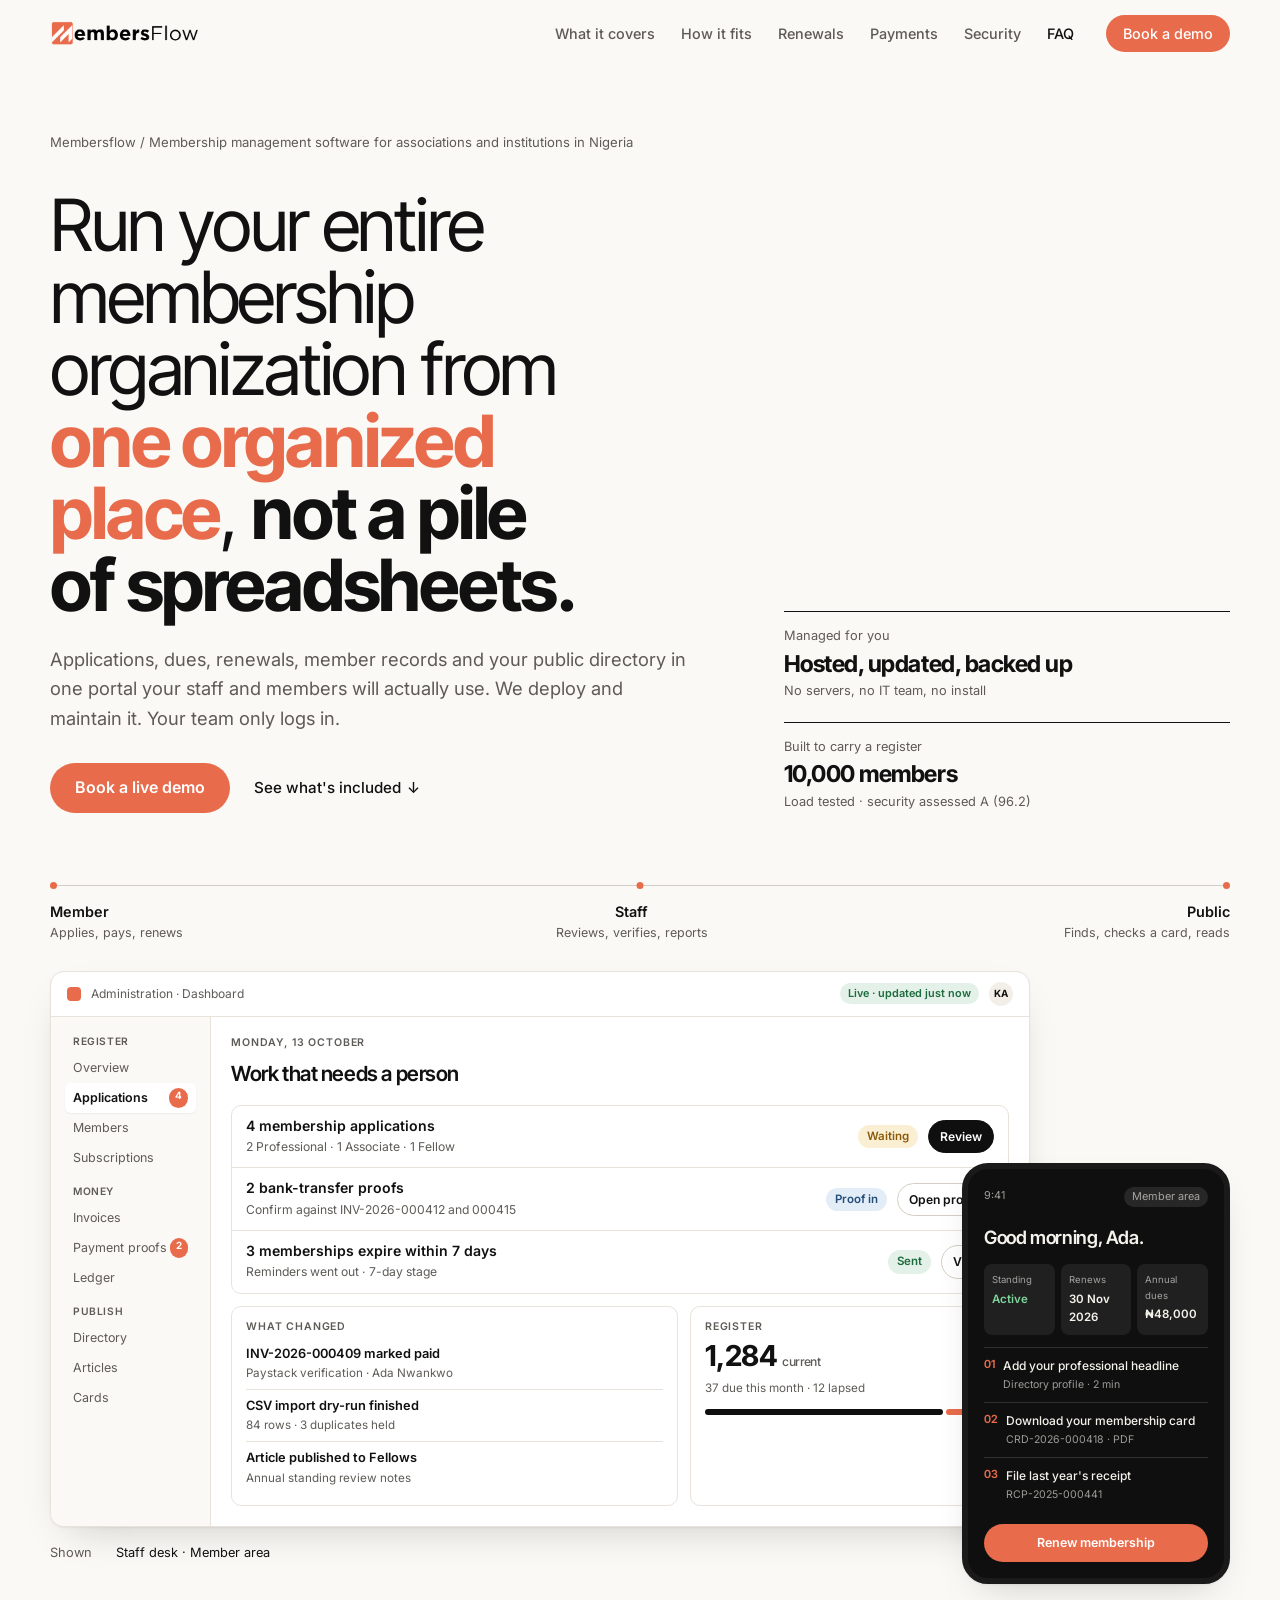
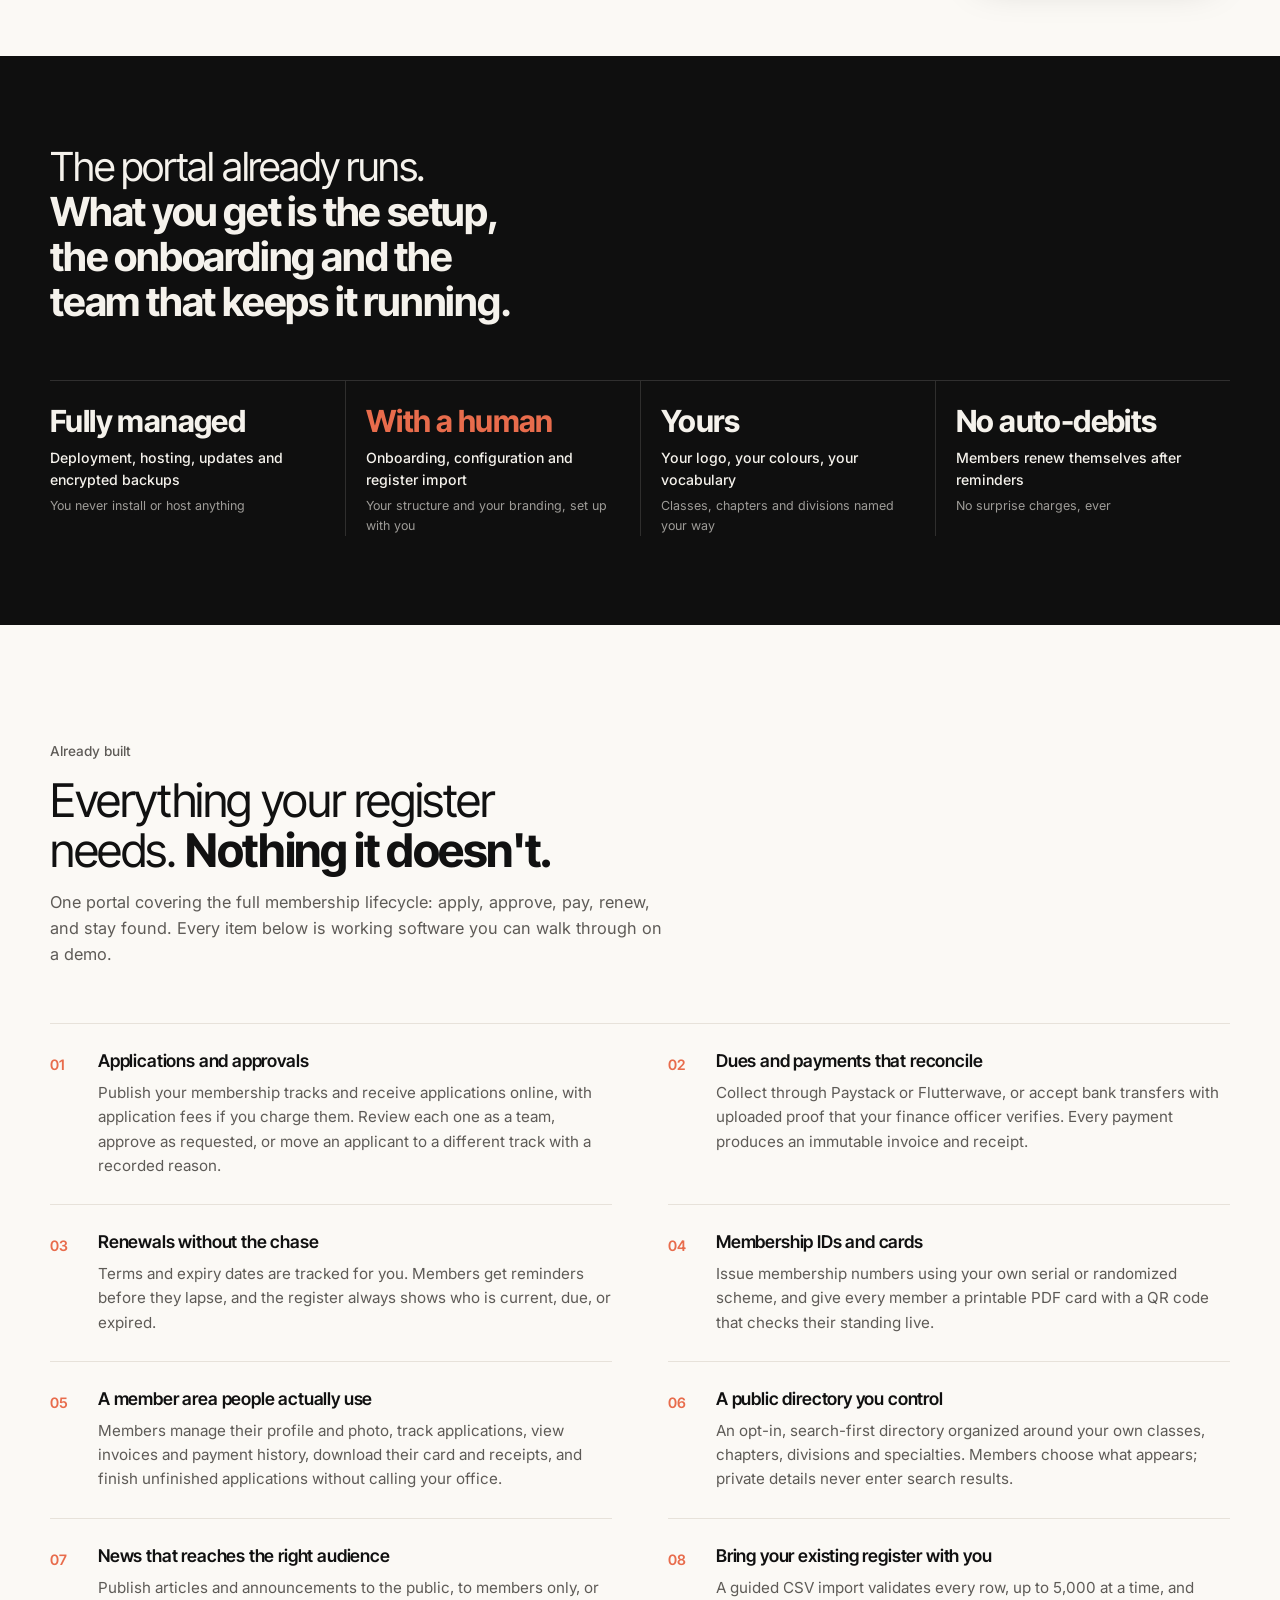
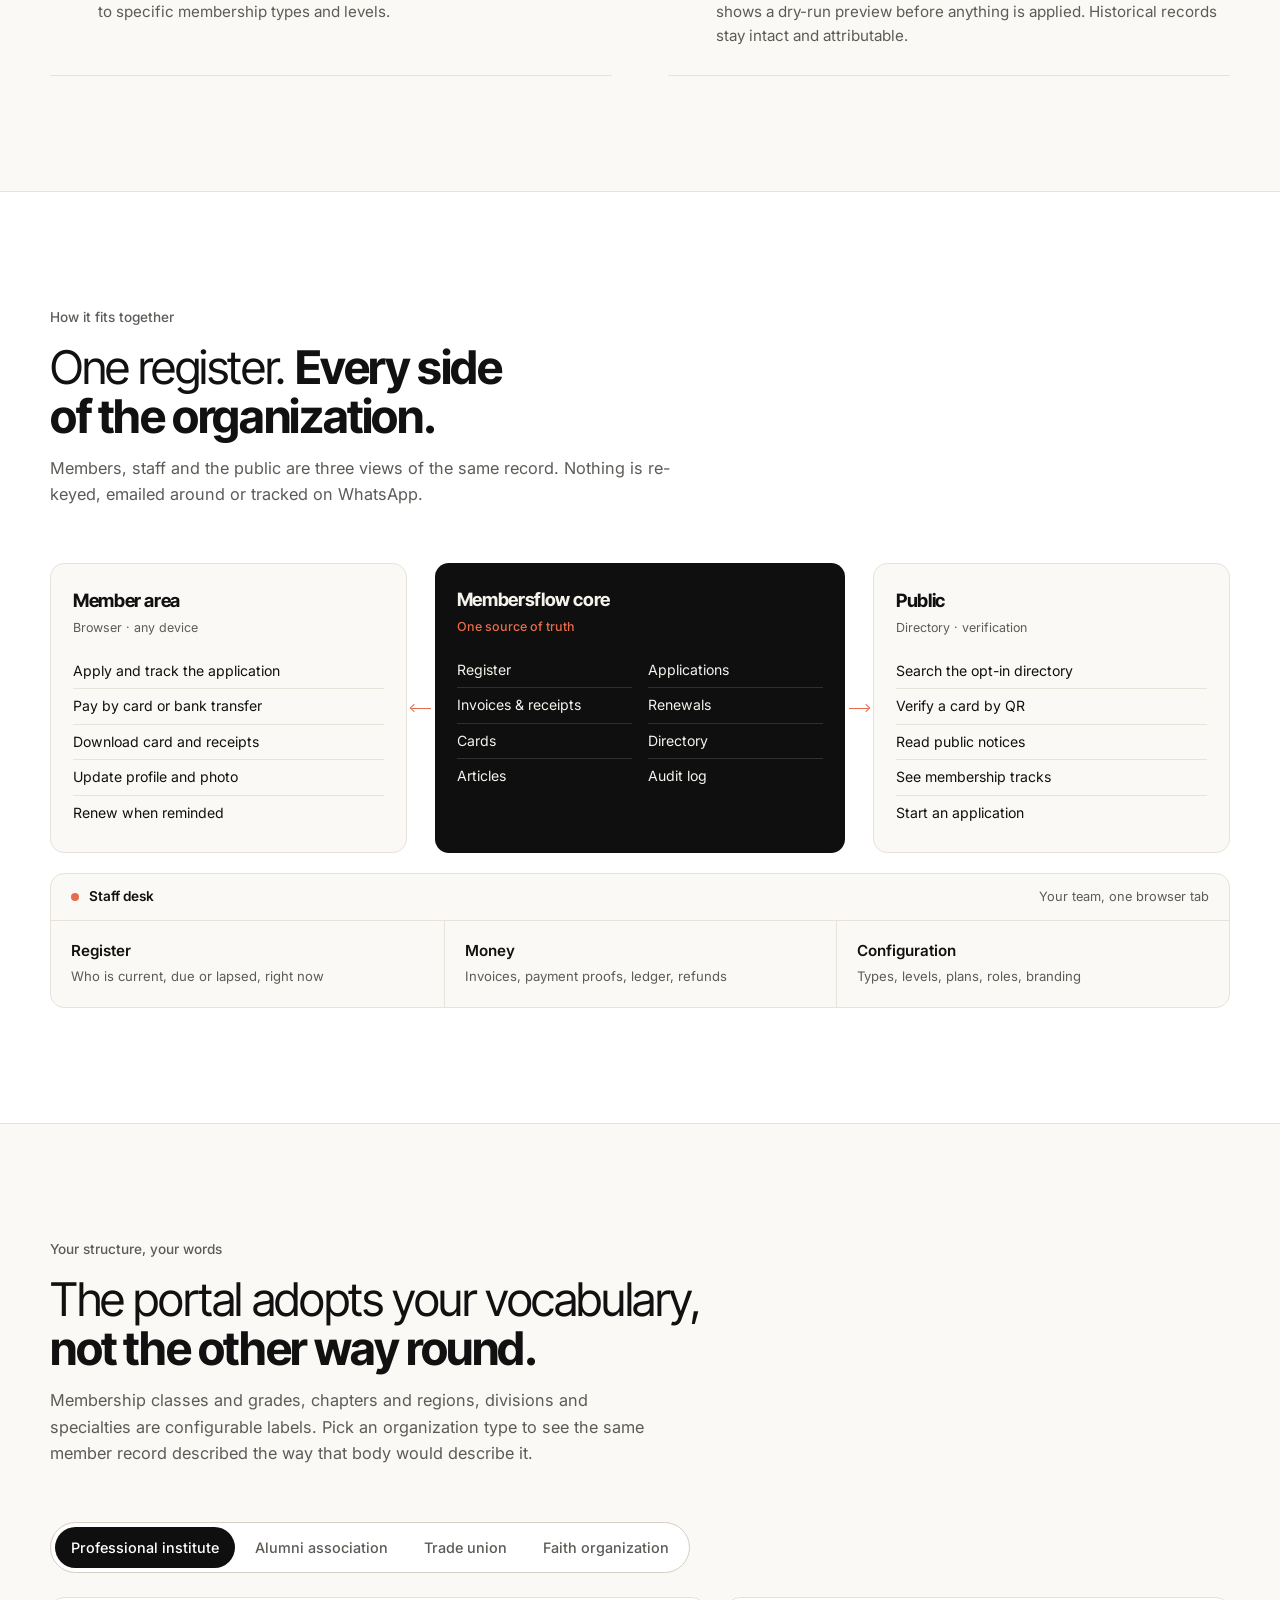
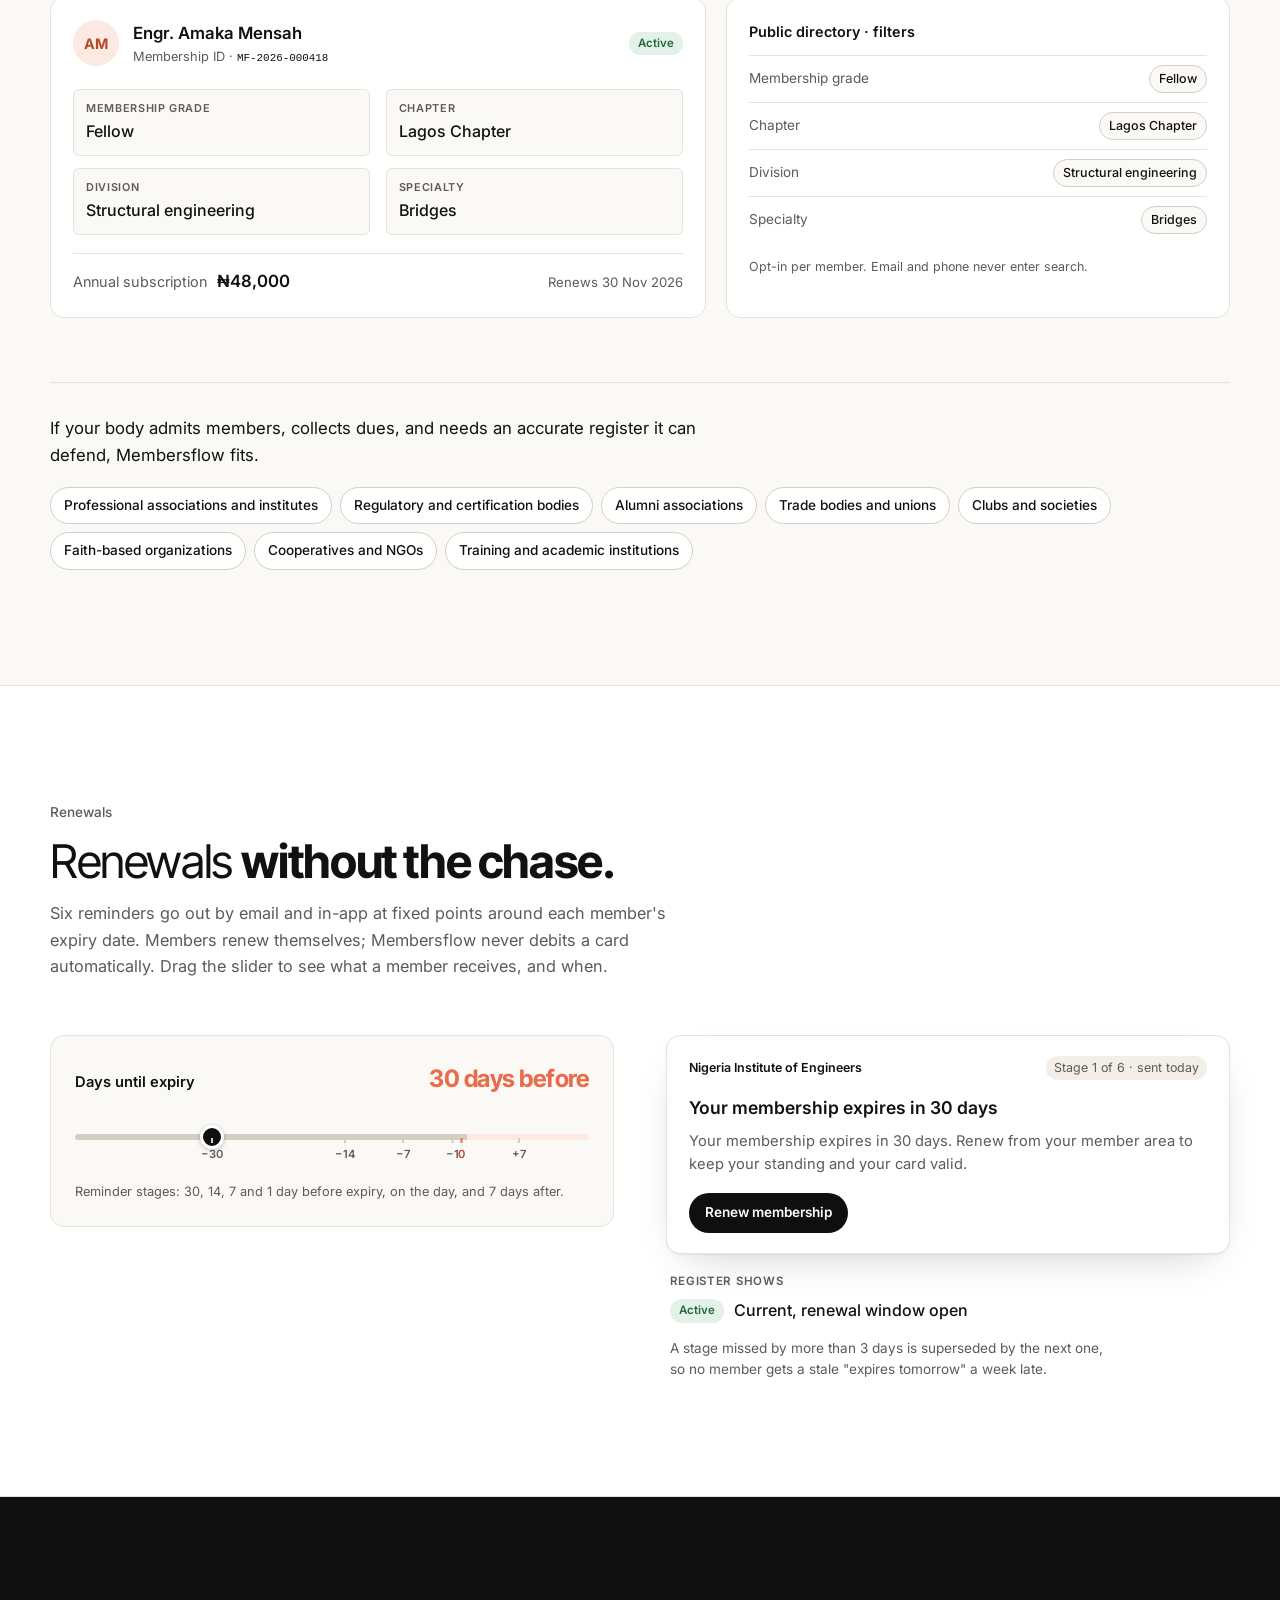
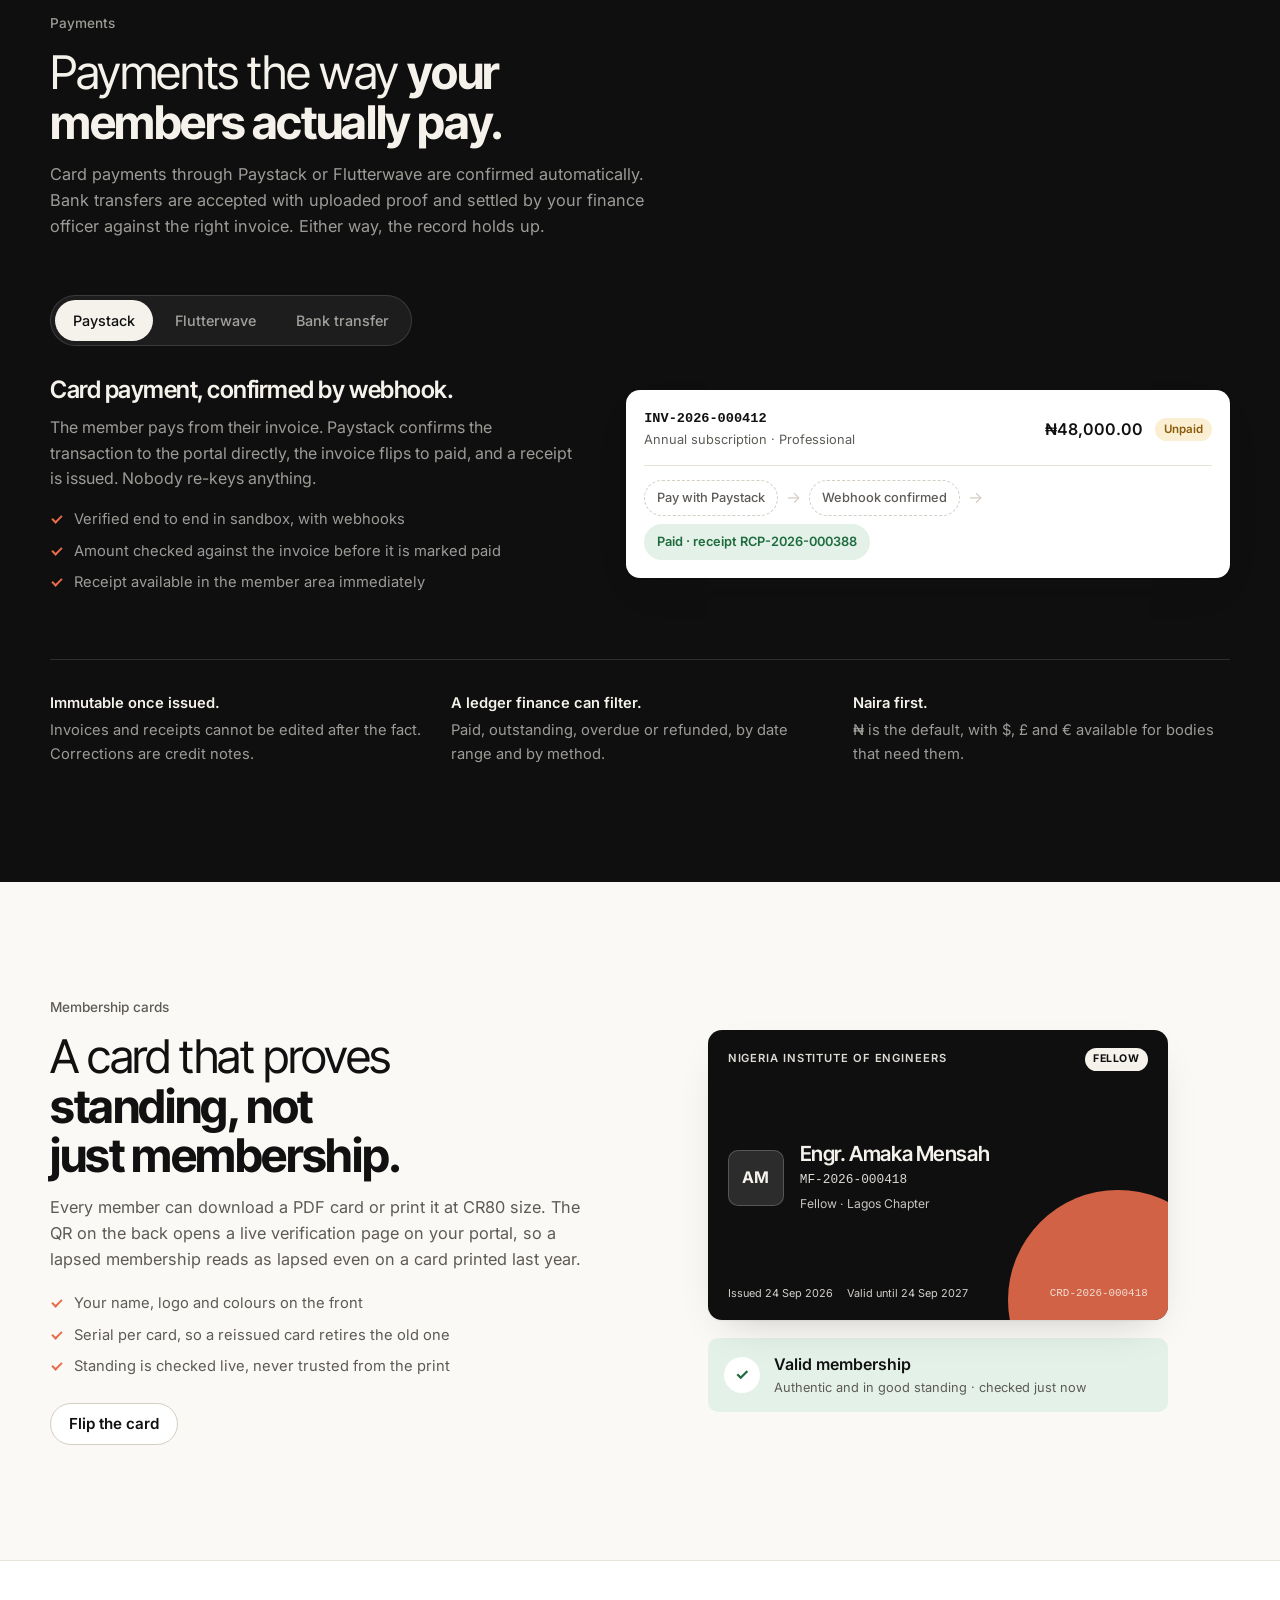
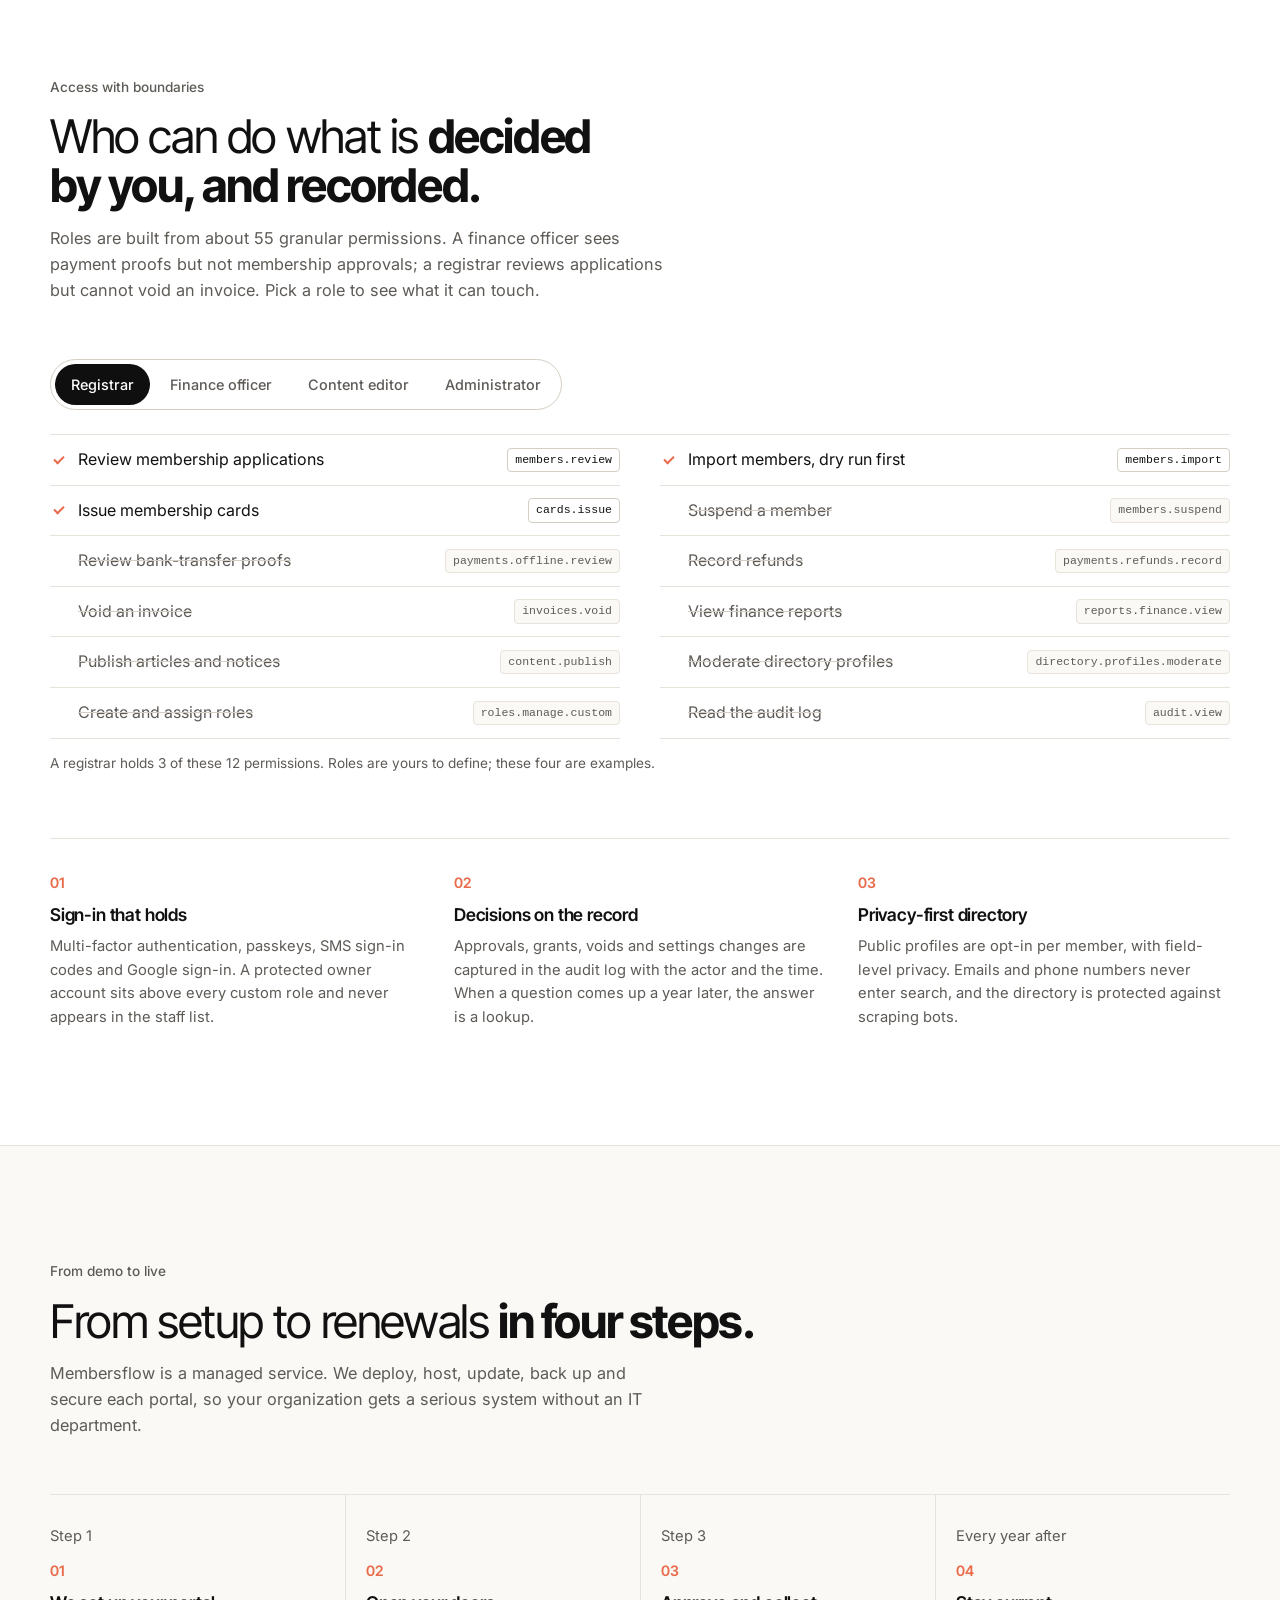
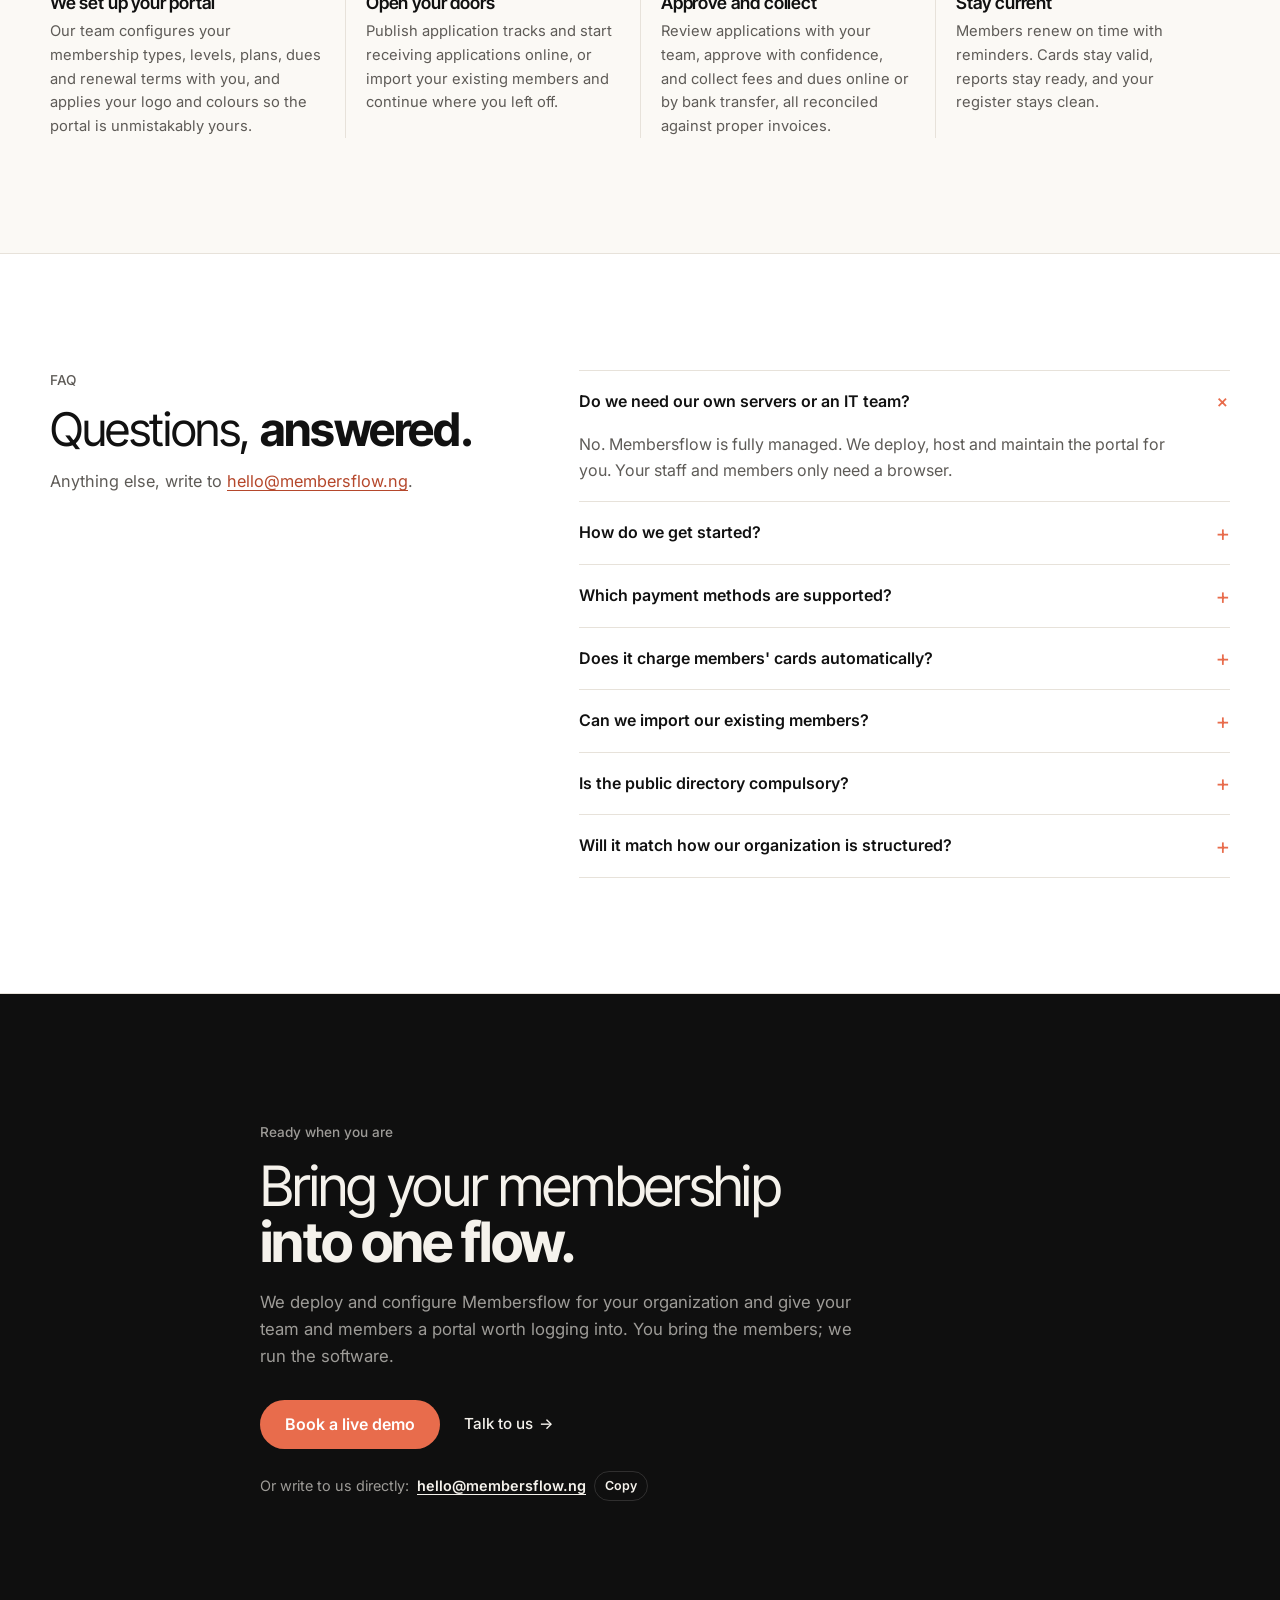
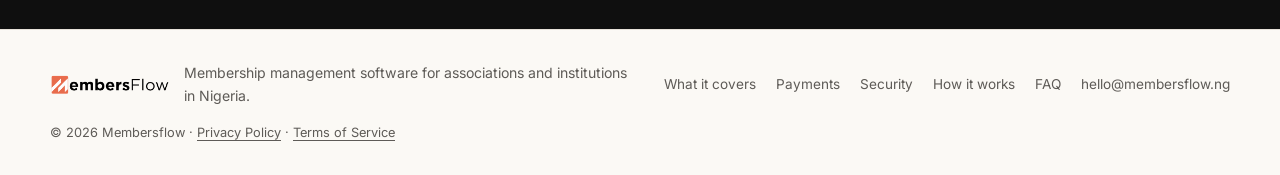
<file: index.html>
<!DOCTYPE html>
<html lang="en">
<head>
  <meta charset="UTF-8">
  <meta name="viewport" content="width=device-width, initial-scale=1.0">
  <!-- Google Analytics 4 -->
  <script async src="https://www.googletagmanager.com/gtag/js?id=G-GSWTX09ESQ"></script>
  <script>
    window.dataLayer = window.dataLayer || [];
    function gtag(){dataLayer.push(arguments);}
    gtag('js', new Date());
    gtag('config', 'G-GSWTX09ESQ');
  </script>
  <title>Membersflow — Membership management software for associations in Nigeria</title>
  <meta name="description" content="Membersflow is a fully managed membership portal for professional associations and institutions: applications, dues, renewals, membership cards and a public directory in one place. We deploy and maintain it; your team only logs in.">
  <meta name="theme-color" content="#E86C4C">
  <link rel="canonical" href="https://www.membersflow.ng/">
  <meta name="robots" content="index, follow, max-image-preview:large">

  <meta property="og:type" content="website">
  <meta property="og:site_name" content="Membersflow">
  <meta property="og:locale" content="en_NG">
  <meta property="og:url" content="https://www.membersflow.ng/">
  <meta property="og:title" content="Membersflow — Run your entire membership organization from one organized place">
  <meta property="og:description" content="A fully managed membership portal for associations and institutions: applications, dues, renewals, membership cards and a public directory. We deploy and maintain it; your team only logs in.">
  <meta property="og:image" content="https://www.membersflow.ng/assets/og-image.png">
  <meta property="og:image:width" content="1200">
  <meta property="og:image:height" content="630">
  <meta property="og:image:alt" content="Membersflow — membership management for organizations and institutions">
  <meta name="twitter:card" content="summary_large_image">
  <meta name="twitter:title" content="Membersflow — Run your entire membership organization from one organized place">
  <meta name="twitter:description" content="A fully managed membership portal for associations and institutions: applications, dues, renewals, membership cards and a public directory.">
  <meta name="twitter:image" content="https://www.membersflow.ng/assets/og-image.png">

  <link rel="icon" href="assets/favicon.png" type="image/png">
  <link rel="apple-touch-icon" href="assets/apple-touch-icon.png">
  <link rel="manifest" href="site.webmanifest">

  <script type="application/ld+json">
  {
    "@context": "https://schema.org",
    "@graph": [
      {
        "@type": "Organization",
        "@id": "https://www.membersflow.ng/#organization",
        "name": "Membersflow",
        "url": "https://www.membersflow.ng/",
        "logo": "https://www.membersflow.ng/assets/img/logo-dark.png",
        "description": "Membersflow provides fully managed membership management software for professional associations and institutions in Nigeria.",
        "email": "hello@membersflow.ng",
        "contactPoint": {
          "@type": "ContactPoint",
          "contactType": "sales",
          "email": "hello@membersflow.ng",
          "areaServed": "NG",
          "availableLanguage": "English"
        },
        "areaServed": { "@type": "Country", "name": "Nigeria" },
        "knowsAbout": [
          "Membership management software",
          "Association management software",
          "Membership dues collection",
          "Membership renewals",
          "Member directories"
        ]
      },
      {
        "@type": "WebSite",
        "@id": "https://www.membersflow.ng/#website",
        "url": "https://www.membersflow.ng/",
        "name": "Membersflow",
        "publisher": { "@id": "https://www.membersflow.ng/#organization" }
      },
      {
        "@type": "SoftwareApplication",
        "name": "Membersflow",
        "url": "https://www.membersflow.ng/",
        "applicationCategory": "BusinessApplication",
        "operatingSystem": "Web",
        "description": "A fully managed membership portal for professional associations and institutions: applications and approvals, dues and payments through Paystack, Flutterwave or bank transfer, renewal reminders, printable membership cards with QR verification, and an opt-in public directory.",
        "provider": { "@id": "https://www.membersflow.ng/#organization" },
        "featureList": [
          "Online membership applications and approvals",
          "Dues and payments via Paystack, Flutterwave or verified bank transfer",
          "Immutable invoices and receipts",
          "Renewal reminders at six stages",
          "Printable membership cards with live QR verification",
          "Opt-in public member directory",
          "Role-based access with audit log",
          "CSV import with dry-run preview"
        ]
      },
      {
        "@type": "FAQPage",
        "mainEntity": [
          { "@type": "Question", "name": "Do we need our own servers or an IT team?", "acceptedAnswer": { "@type": "Answer", "text": "No. Membersflow is fully managed. We deploy, host and maintain the portal for you. Your staff and members only need a browser." } },
          { "@type": "Question", "name": "How do we get started?", "acceptedAnswer": { "@type": "Answer", "text": "Book a demo. We walk you through the portal, then configure your membership structure, branding and payment setup, and import your existing register as part of onboarding." } },
          { "@type": "Question", "name": "Which payment methods are supported?", "acceptedAnswer": { "@type": "Answer", "text": "Paystack and Flutterwave for online card payments, plus bank transfer with uploaded proof that your finance team verifies and settles. Manual payments can also be recorded." } },
          { "@type": "Question", "name": "Does it charge members' cards automatically?", "acceptedAnswer": { "@type": "Answer", "text": "No. Renewal is manual by design: members receive reminders and renew themselves. There are no surprise debits." } },
          { "@type": "Question", "name": "Can we import our existing members?", "acceptedAnswer": { "@type": "Answer", "text": "Yes. A guided CSV import validates every row and shows a dry-run preview before anything is applied to your register." } },
          { "@type": "Question", "name": "Is the public directory compulsory?", "acceptedAnswer": { "@type": "Answer", "text": "No. Publication is opt-in per member and configurable by the organization. Many bodies run entirely without a public directory." } },
          { "@type": "Question", "name": "Will it match how our organization is structured?", "acceptedAnswer": { "@type": "Answer", "text": "Yes. Membership classes and grades, chapters and regions, divisions and specialties are all configurable. The system adopts your vocabulary." } }
        ]
      }
    ]
  }
  </script>
  <link rel="preconnect" href="https://fonts.googleapis.com">
  <link rel="preconnect" href="https://fonts.gstatic.com" crossorigin>
  <link href="https://fonts.googleapis.com/css2?family=Inter+Tight:wght@400;500;600;700&family=Inter:wght@400;500;600&display=swap" rel="stylesheet">
  <link rel="stylesheet" href="css/style.css?v=5">
</head>
<body>
  <a class="skip-link" href="#main">Skip to content</a>

  <header class="nav" id="nav">
    <div class="container nav-inner">
      <a class="brand" href="#top" aria-label="Membersflow home">
        <img class="brand-logo" src="assets/img/logo-dark.png" width="150" height="45" alt="Membersflow">
      </a>

      <nav class="nav-links" id="nav-links" aria-label="Primary">
        <a href="#coverage">What it covers</a>
        <a href="#system">How it fits</a>
        <a href="#renewals">Renewals</a>
        <a href="#payments">Payments</a>
        <a href="#access">Security</a>
        <a href="#faq">FAQ</a>
        <a class="btn btn-primary btn-nav js-demo" data-demo-trigger href="mailto:hello@membersflow.ng?subject=Membersflow%20demo%20request">Book a demo</a>
      </nav>

      <button class="nav-toggle" id="nav-toggle" aria-expanded="false" aria-controls="nav-links" aria-label="Open menu">
        <span></span><span></span>
      </button>
    </div>
  </header>

  <main id="main">

    <!-- ============================== HERO ============================== -->
    <section class="hero" id="top">
      <div class="container">
        <p class="crumb">Membersflow / Membership management software for associations and institutions in Nigeria</p>

        <div class="hero-grid">
          <div class="hero-copy">
            <h1 class="display">Run your entire membership organization from <em>one organized place</em>, <strong>not a pile of spreadsheets.</strong></h1>
            <p class="lede">Applications, dues, renewals, member records and your public directory in one portal your staff and members will actually use. We deploy and maintain it. Your team only logs in.</p>
            <div class="hero-actions">
              <a class="btn btn-primary btn-lg js-demo" data-demo-trigger href="mailto:hello@membersflow.ng?subject=Membersflow%20demo%20request">Book a live demo</a>
              <a class="link-arrow" href="#coverage">See what's included <span aria-hidden="true">↓</span></a>
            </div>
          </div>

          <dl class="hero-stats">
            <div>
              <dt>Managed for you</dt>
              <dd>Hosted, updated, backed up</dd>
              <p>No servers, no IT team, no install</p>
            </div>
            <div>
              <dt>Built to carry a register</dt>
              <dd>10,000 members</dd>
              <p>Load tested · security assessed A (96.2)</p>
            </div>
          </dl>
        </div>

        <ul class="rail" aria-label="Who uses the portal">
          <li><span>Member</span><small>Applies, pays, renews</small></li>
          <li><span>Staff</span><small>Reviews, verifies, reports</small></li>
          <li><span>Public</span><small>Finds, checks a card, reads</small></li>
        </ul>
      </div>

      <!-- Product stage: admin desk + member phone, rebuilt in HTML -->
      <div class="container hero-stage">
        <figure class="desk" aria-label="Example of the administrator action queue">
          <div class="desk-top">
            <span class="desk-mark" aria-hidden="true"></span>
            <span class="desk-crumb">Administration · Dashboard</span>
            <span class="desk-live">Live · updated just now</span>
            <span class="desk-user">KA</span>
          </div>
          <div class="desk-body">
            <aside class="desk-side" aria-hidden="true">
              <p class="desk-side-head">Register</p>
              <ul>
                <li>Overview</li>
                <li class="is-on">Applications <b>4</b></li>
                <li>Members</li>
                <li>Subscriptions</li>
              </ul>
              <p class="desk-side-head">Money</p>
              <ul>
                <li>Invoices</li>
                <li>Payment proofs <b>2</b></li>
                <li>Ledger</li>
              </ul>
              <p class="desk-side-head">Publish</p>
              <ul>
                <li>Directory</li>
                <li>Articles</li>
                <li>Cards</li>
              </ul>
            </aside>

            <div class="desk-main">
              <p class="desk-eyebrow">Monday, 13 October</p>
              <h2 class="desk-title">Work that needs a person</h2>

              <div class="queue">
                <div class="queue-row">
                  <div>
                    <p class="queue-head">4 membership applications</p>
                    <p class="queue-sub">2 Professional · 1 Associate · 1 Fellow</p>
                  </div>
                  <span class="pill pill-wait">Waiting</span>
                  <span class="queue-btn queue-btn-solid">Review</span>
                </div>
                <div class="queue-row">
                  <div>
                    <p class="queue-head">2 bank-transfer proofs</p>
                    <p class="queue-sub">Confirm against INV-2026-000412 and 000415</p>
                  </div>
                  <span class="pill pill-proof">Proof in</span>
                  <span class="queue-btn">Open proofs</span>
                </div>
                <div class="queue-row">
                  <div>
                    <p class="queue-head">3 memberships expire within 7 days</p>
                    <p class="queue-sub">Reminders went out · 7-day stage</p>
                  </div>
                  <span class="pill pill-ok">Sent</span>
                  <span class="queue-btn">View</span>
                </div>
              </div>

              <div class="desk-split">
                <div class="desk-card">
                  <p class="desk-eyebrow">What changed</p>
                  <ul class="desk-list">
                    <li><strong>INV-2026-000409 marked paid</strong><span>Paystack verification · Ada Nwankwo</span></li>
                    <li><strong>CSV import dry-run finished</strong><span>84 rows · 3 duplicates held</span></li>
                    <li><strong>Article published to Fellows</strong><span>Annual standing review notes</span></li>
                  </ul>
                </div>
                <div class="desk-card">
                  <p class="desk-eyebrow">Register</p>
                  <p class="desk-stat">1,284 <small>current</small></p>
                  <p class="desk-stat-sub">37 due this month · 12 lapsed</p>
                  <div class="desk-bar" aria-hidden="true"><span style="width:84%"></span><span style="width:9%"></span><span style="width:7%"></span></div>
                </div>
              </div>
            </div>
          </div>
        </figure>

        <figure class="phone" aria-label="Example of the member area on a phone">
          <div class="phone-top"><span>9:41</span><span class="phone-pill">Member area</span></div>
          <p class="phone-hi">Good morning, Ada.</p>
          <div class="phone-status">
            <div><small>Standing</small><strong class="is-ok">Active</strong></div>
            <div><small>Renews</small><strong>30 Nov 2026</strong></div>
            <div><small>Annual dues</small><strong>₦48,000</strong></div>
          </div>
          <ul class="phone-list">
            <li><span>01</span>Add your professional headline <small>Directory profile · 2 min</small></li>
            <li><span>02</span>Download your membership card <small>CRD-2026-000418 · PDF</small></li>
            <li><span>03</span>File last year's receipt <small>RCP-2025-000441</small></li>
          </ul>
          <span class="phone-cta">Renew membership</span>
        </figure>

        <p class="stage-caption"><span>Shown</span> Staff desk · Member area <em>Same portal, two views</em></p>
      </div>
    </section>

    <!-- ============================== BAND ============================== -->
    <section class="band" aria-label="What you are buying">
      <div class="container">
        <h2 class="band-title">The portal already runs. <strong>What you get is the setup, the onboarding and the team that keeps it running.</strong></h2>
        <ul class="band-stats">
          <li><strong>Fully managed</strong><span>Deployment, hosting, updates and encrypted backups</span><small>You never install or host anything</small></li>
          <li><strong class="is-accent">With a human</strong><span>Onboarding, configuration and register import</span><small>Your structure and your branding, set up with you</small></li>
          <li><strong>Yours</strong><span>Your logo, your colours, your vocabulary</span><small>Classes, chapters and divisions named your way</small></li>
          <li><strong>No auto-debits</strong><span>Members renew themselves after reminders</span><small>No surprise charges, ever</small></li>
        </ul>
      </div>
    </section>

    <!-- ============================== COVERAGE ============================== -->
    <section class="section" id="coverage">
      <div class="container">
        <div class="section-head">
          <p class="eyebrow">Already built</p>
          <h2 class="h2">Everything your register needs. <strong>Nothing it doesn't.</strong></h2>
          <p class="section-intro">One portal covering the full membership lifecycle: apply, approve, pay, renew, and stay found. Every item below is working software you can walk through on a demo.</p>
        </div>

        <ol class="coverage-list">
          <li>
            <h3>Applications and approvals</h3>
            <p>Publish your membership tracks and receive applications online, with application fees if you charge them. Review each one as a team, approve as requested, or move an applicant to a different track with a recorded reason.</p>
          </li>
          <li>
            <h3>Dues and payments that reconcile</h3>
            <p>Collect through Paystack or Flutterwave, or accept bank transfers with uploaded proof that your finance officer verifies. Every payment produces an immutable invoice and receipt.</p>
          </li>
          <li>
            <h3>Renewals without the chase</h3>
            <p>Terms and expiry dates are tracked for you. Members get reminders before they lapse, and the register always shows who is current, due, or expired.</p>
          </li>
          <li>
            <h3>Membership IDs and cards</h3>
            <p>Issue membership numbers using your own serial or randomized scheme, and give every member a printable PDF card with a QR code that checks their standing live.</p>
          </li>
          <li>
            <h3>A member area people actually use</h3>
            <p>Members manage their profile and photo, track applications, view invoices and payment history, download their card and receipts, and finish unfinished applications without calling your office.</p>
          </li>
          <li>
            <h3>A public directory you control</h3>
            <p>An opt-in, search-first directory organized around your own classes, chapters, divisions and specialties. Members choose what appears; private details never enter search results.</p>
          </li>
          <li>
            <h3>News that reaches the right audience</h3>
            <p>Publish articles and announcements to the public, to members only, or to specific membership types and levels.</p>
          </li>
          <li>
            <h3>Bring your existing register with you</h3>
            <p>A guided CSV import validates every row, up to 5,000 at a time, and shows a dry-run preview before anything is applied. Historical records stay intact and attributable.</p>
          </li>
        </ol>
      </div>
    </section>

    <!-- ============================== SYSTEM ============================== -->
    <section class="section section-tint" id="system">
      <div class="container">
        <div class="section-head">
          <p class="eyebrow">How it fits together</p>
          <h2 class="h2">One register. <strong>Every side of the organization.</strong></h2>
          <p class="section-intro">Members, staff and the public are three views of the same record. Nothing is re-keyed, emailed around or tracked on WhatsApp.</p>
        </div>

        <div class="sys">
          <div class="sys-card">
            <p class="sys-label">Member area</p>
            <p class="sys-sub">Browser · any device</p>
            <ul>
              <li>Apply and track the application</li>
              <li>Pay by card or bank transfer</li>
              <li>Download card and receipts</li>
              <li>Update profile and photo</li>
              <li>Renew when reminded</li>
            </ul>
          </div>
          <span class="sys-arrow" aria-hidden="true"></span>
          <div class="sys-core">
            <p class="sys-label">Membersflow core</p>
            <p class="sys-sub">One source of truth</p>
            <ul>
              <li>Register</li><li>Applications</li>
              <li>Invoices &amp; receipts</li><li>Renewals</li>
              <li>Cards</li><li>Directory</li>
              <li>Articles</li><li>Audit log</li>
            </ul>
          </div>
          <span class="sys-arrow" aria-hidden="true"></span>
          <div class="sys-card">
            <p class="sys-label">Public</p>
            <p class="sys-sub">Directory · verification</p>
            <ul>
              <li>Search the opt-in directory</li>
              <li>Verify a card by QR</li>
              <li>Read public notices</li>
              <li>See membership tracks</li>
              <li>Start an application</li>
            </ul>
          </div>
        </div>

        <div class="sys-admin">
          <p class="sys-admin-head"><span class="dot" aria-hidden="true"></span>Staff desk <em>Your team, one browser tab</em></p>
          <div class="sys-admin-grid">
            <div><strong>Register</strong><span>Who is current, due or lapsed, right now</span></div>
            <div><strong>Money</strong><span>Invoices, payment proofs, ledger, refunds</span></div>
            <div><strong>Configuration</strong><span>Types, levels, plans, roles, branding</span></div>
          </div>
        </div>
      </div>
    </section>

    <!-- ============================== VOCABULARY ============================== -->
    <section class="section" id="structure">
      <div class="container">
        <div class="section-head">
          <p class="eyebrow">Your structure, your words</p>
          <h2 class="h2">The portal adopts your vocabulary, <strong>not the other way round.</strong></h2>
          <p class="section-intro">Membership classes and grades, chapters and regions, divisions and specialties are configurable labels. Pick an organization type to see the same member record described the way that body would describe it.</p>
        </div>

        <div class="vocab" id="vocab">
          <div class="seg" role="group" aria-label="Organization type">
            <button class="seg-btn" type="button" data-vocab="institute" aria-pressed="true">Professional institute</button>
            <button class="seg-btn" type="button" data-vocab="alumni" aria-pressed="false">Alumni association</button>
            <button class="seg-btn" type="button" data-vocab="union" aria-pressed="false">Trade union</button>
            <button class="seg-btn" type="button" data-vocab="faith" aria-pressed="false">Faith organization</button>
          </div>

          <div class="vocab-stage" aria-live="polite">
            <div class="record">
              <div class="record-top">
                <span class="avatar" data-v="initials">AM</span>
                <div>
                  <p class="record-name" data-v="name">Engr. Amaka Mensah</p>
                  <p class="record-id"><span data-v="idLabel">Membership ID</span> · <code data-v="id">MF-2026-000418</code></p>
                </div>
                <span class="pill pill-ok">Active</span>
              </div>
              <dl class="record-fields">
                <div><dt data-v="classLabel">Membership grade</dt><dd data-v="classValue">Fellow</dd></div>
                <div><dt data-v="chapterLabel">Chapter</dt><dd data-v="chapterValue">Lagos Chapter</dd></div>
                <div><dt data-v="divisionLabel">Division</dt><dd data-v="divisionValue">Structural engineering</dd></div>
                <div><dt data-v="specialtyLabel">Specialty</dt><dd data-v="specialtyValue">Bridges</dd></div>
              </dl>
              <div class="record-foot">
                <span data-v="duesLabel">Annual subscription</span>
                <strong data-v="duesValue">₦48,000</strong>
                <span class="record-renew">Renews <span data-v="renews">30 Nov 2026</span></span>
              </div>
            </div>

            <div class="dir">
              <p class="dir-title">Public directory · filters</p>
              <div class="dir-filter"><span data-v="classLabel">Membership grade</span><span class="dir-chip" data-v="classValue">Fellow</span></div>
              <div class="dir-filter"><span data-v="chapterLabel">Chapter</span><span class="dir-chip" data-v="chapterValue">Lagos Chapter</span></div>
              <div class="dir-filter"><span data-v="divisionLabel">Division</span><span class="dir-chip" data-v="divisionValue">Structural engineering</span></div>
              <div class="dir-filter"><span data-v="specialtyLabel">Specialty</span><span class="dir-chip" data-v="specialtyValue">Bridges</span></div>
              <p class="dir-note">Opt-in per <span data-v="memberWord">member</span>. Email and phone never enter search.</p>
            </div>
          </div>
        </div>

        <div class="audiences">
          <p class="audiences-lead">If your body admits members, collects dues, and needs an accurate register it can defend, Membersflow fits.</p>
          <ul class="chips">
            <li>Professional associations and institutes</li>
            <li>Regulatory and certification bodies</li>
            <li>Alumni associations</li>
            <li>Trade bodies and unions</li>
            <li>Clubs and societies</li>
            <li>Faith-based organizations</li>
            <li>Cooperatives and NGOs</li>
            <li>Training and academic institutions</li>
          </ul>
        </div>
      </div>
    </section>

    <!-- ============================== RENEWALS ============================== -->
    <section class="section section-tint" id="renewals">
      <div class="container">
        <div class="section-head">
          <p class="eyebrow">Renewals</p>
          <h2 class="h2">Renewals <strong>without the chase.</strong></h2>
          <p class="section-intro">Six reminders go out by email and in-app at fixed points around each member's expiry date. Members renew themselves; Membersflow never debits a card automatically. Drag the slider to see what a member receives, and when.</p>
        </div>

        <div class="renew" id="renew">
          <div class="renew-controls">
            <label class="renew-label" for="renew-range">
              <span>Days until expiry</span>
              <output id="renew-out" for="renew-range">30 days before</output>
            </label>
            <div class="renew-track-wrap">
              <input class="renew-range" id="renew-range" type="range" min="-45" max="14" step="1" value="-30" aria-describedby="renew-help">
              <ol class="renew-marks" aria-hidden="true">
                <li style="--pos: -30">−30</li>
                <li style="--pos: -14">−14</li>
                <li style="--pos: -7">−7</li>
                <li style="--pos: -1" class="is-minus-one">−1</li>
                <li style="--pos: 0" class="is-expiry">0</li>
                <li style="--pos: 7">+7</li>
              </ol>
            </div>
            <p class="renew-help" id="renew-help">Reminder stages: 30, 14, 7 and 1 day before expiry, on the day, and 7 days after.</p>
          </div>

          <div class="renew-stage">
            <div class="mail" id="renew-mail">
              <div class="mail-head">
                <span class="mail-from">Nigeria Institute of Engineers</span>
                <span class="mail-stage" id="renew-stagename">Stage 1 of 6</span>
              </div>
              <p class="mail-subject" id="renew-subject">Your membership expires in 30 days</p>
              <p class="mail-body" id="renew-body">Your membership expires in 30 days. Renew from your member area to keep your standing and your card valid.</p>
              <span class="mail-cta">Renew membership</span>
            </div>
            <div class="renew-status">
              <p class="eyebrow-sm">Register shows</p>
              <p class="status-line"><span class="pill" id="renew-pill">Active</span> <span id="renew-statustext">Current, renewal window open</span></p>
              <p class="renew-fine">A stage missed by more than 3 days is superseded by the next one, so no member gets a stale "expires tomorrow" a week late.</p>
            </div>
          </div>
        </div>
      </div>
    </section>

    <!-- ============================== PAYMENTS ============================== -->
    <section class="section section-dark" id="payments">
      <div class="container">
        <div class="section-head">
          <p class="eyebrow">Payments</p>
          <h2 class="h2">Payments the way <strong>your members actually pay.</strong></h2>
          <p class="section-intro">Card payments through Paystack or Flutterwave are confirmed automatically. Bank transfers are accepted with uploaded proof and settled by your finance officer against the right invoice. Either way, the record holds up.</p>
        </div>

        <div class="pay" id="pay">
          <div class="tabs" role="tablist" aria-label="Payment method">
            <button class="tab" role="tab" id="tab-paystack" aria-selected="true" aria-controls="panel-paystack" type="button">Paystack</button>
            <button class="tab" role="tab" id="tab-flutterwave" aria-selected="false" aria-controls="panel-flutterwave" type="button" tabindex="-1">Flutterwave</button>
            <button class="tab" role="tab" id="tab-bank" aria-selected="false" aria-controls="panel-bank" type="button" tabindex="-1">Bank transfer</button>
          </div>

          <div class="pay-panel" role="tabpanel" id="panel-paystack" aria-labelledby="tab-paystack">
            <div class="pay-copy">
              <h3>Card payment, confirmed by webhook.</h3>
              <p>The member pays from their invoice. Paystack confirms the transaction to the portal directly, the invoice flips to paid, and a receipt is issued. Nobody re-keys anything.</p>
              <ul class="ticks">
                <li>Verified end to end in sandbox, with webhooks</li>
                <li>Amount checked against the invoice before it is marked paid</li>
                <li>Receipt available in the member area immediately</li>
              </ul>
            </div>
            <div class="invoice-ui">
              <div class="invoice-row">
                <div><code>INV-2026-000412</code><span>Annual subscription · Professional</span></div>
                <strong>₦48,000.00</strong>
                <span class="pill pill-wait">Unpaid</span>
              </div>
              <div class="invoice-flow">
                <span class="flow-step is-done">Pay with Paystack</span>
                <span class="flow-arrow" aria-hidden="true">→</span>
                <span class="flow-step is-done">Webhook confirmed</span>
                <span class="flow-arrow" aria-hidden="true">→</span>
                <span class="flow-step is-now">Paid · receipt RCP-2026-000388</span>
              </div>
            </div>
          </div>

          <div class="pay-panel" role="tabpanel" id="panel-flutterwave" aria-labelledby="tab-flutterwave" hidden>
            <div class="pay-copy">
              <h3>Same flow, second provider.</h3>
              <p>Organizations that already bank with a Flutterwave-connected account keep it. Flutterwave v3 is wired exactly like Paystack: the member pays, the gateway confirms, the invoice closes.</p>
              <ul class="ticks">
                <li>Run one provider or both; members see whichever you enable</li>
                <li>Gateway settings live behind the <code>payments.settings.manage</code> permission</li>
                <li>Refunds and credit notes are recorded against the original invoice</li>
              </ul>
            </div>
            <div class="invoice-ui">
              <div class="invoice-row">
                <div><code>INV-2026-000415</code><span>Application fee · Associate</span></div>
                <strong>₦5,000.00</strong>
                <span class="pill pill-wait">Unpaid</span>
              </div>
              <div class="invoice-flow">
                <span class="flow-step is-done">Pay with Flutterwave</span>
                <span class="flow-arrow" aria-hidden="true">→</span>
                <span class="flow-step is-done">Webhook confirmed</span>
                <span class="flow-arrow" aria-hidden="true">→</span>
                <span class="flow-step is-now">Paid · receipt issued</span>
              </div>
            </div>
          </div>

          <div class="pay-panel" role="tabpanel" id="panel-bank" aria-labelledby="tab-bank" hidden>
            <div class="pay-copy">
              <h3>Some members will always prefer the bank.</h3>
              <p>The portal shows your current account details, so stale instructions on an old PDF stop circulating. The member uploads proof; your finance officer confirms it against the bank statement before anything is marked paid.</p>
              <ul class="ticks">
                <li>Proof as JPEG, PNG or PDF, stored privately, never public</li>
                <li>"Confirm, do not mark paid from the upload alone" is the rule in the UI</li>
                <li>Who verified it, and when, stays on the record</li>
              </ul>
            </div>
            <div class="invoice-ui">
              <div class="invoice-row">
                <div><code>INV-2026-000402</code><span>Annual subscription · Fellow</span></div>
                <strong>₦96,000.00</strong>
                <span class="pill pill-proof">Proof in</span>
              </div>
              <ol class="bank-steps">
                <li><span>1</span>Member transfers to the account shown on the invoice</li>
                <li><span>2</span>Member uploads the transfer slip from their member area</li>
                <li><span>3</span>Finance officer compares it with the bank statement</li>
                <li class="is-now"><span>4</span>Invoice marked paid · receipt issued · verifier recorded</li>
              </ol>
            </div>
          </div>
        </div>

        <ul class="pay-facts">
          <li><strong>Immutable once issued.</strong> Invoices and receipts cannot be edited after the fact. Corrections are credit notes.</li>
          <li><strong>A ledger finance can filter.</strong> Paid, outstanding, overdue or refunded, by date range and by method.</li>
          <li><strong>Naira first.</strong> ₦ is the default, with $, £ and € available for bodies that need them.</li>
        </ul>
      </div>
    </section>

    <!-- ============================== CARD ============================== -->
    <section class="section" id="cards">
      <div class="container card-grid">
        <div class="card-copy">
          <p class="eyebrow">Membership cards</p>
          <h2 class="h2">A card that proves <strong>standing, not just membership.</strong></h2>
          <p class="section-intro">Every member can download a PDF card or print it at CR80 size. The QR on the back opens a live verification page on your portal, so a lapsed membership reads as lapsed even on a card printed last year.</p>
          <ul class="ticks ticks-ink">
            <li>Your name, logo and colours on the front</li>
            <li>Serial per card, so a reissued card retires the old one</li>
            <li>Standing is checked live, never trusted from the print</li>
          </ul>
          <button class="btn btn-secondary" type="button" id="card-flip-btn" aria-pressed="false">Flip the card</button>
        </div>

        <div class="card-stage">
          <div class="mcard" id="mcard" tabindex="0" role="img" aria-label="Example membership card. Front shows the organization, member name and validity. Back shows a QR code for live verification.">
            <div class="mcard-inner">
              <div class="mcard-face mcard-front">
                <div class="mcard-row">
                  <span class="mcard-org">Nigeria Institute of Engineers</span>
                  <span class="mcard-grade">Fellow</span>
                </div>
                <div class="mcard-mid">
                  <span class="mcard-photo" aria-hidden="true">AM</span>
                  <div>
                    <p class="mcard-name">Engr. Amaka Mensah</p>
                    <p class="mcard-id">MF-2026-000418</p>
                    <p class="mcard-sub">Fellow · Lagos Chapter</p>
                  </div>
                </div>
                <div class="mcard-foot">
                  <span>Issued 24 Sep 2026</span>
                  <span>Valid until 24 Sep 2027</span>
                  <span class="mcard-serial">CRD-2026-000418</span>
                </div>
              </div>
              <div class="mcard-face mcard-back">
                <div class="mcard-row">
                  <span class="mcard-org">Official verification</span>
                  <span class="mcard-grade mcard-grade-soft">Authoritative</span>
                </div>
                <div class="mcard-mid">
                  <svg class="mcard-qr" id="mcard-qr" viewBox="0 0 25 25" aria-hidden="true"></svg>
                  <div>
                    <p class="mcard-name mcard-name-sm">Scan to verify validity online.</p>
                    <p class="mcard-sub">Property of Nigeria Institute of Engineers. Non-transferable. Online status is authoritative.</p>
                  </div>
                </div>
                <div class="mcard-foot">
                  <span class="mcard-serial">CRD-2026-000418</span>
                  <span>Issue #1 · v2</span>
                </div>
              </div>
            </div>
          </div>

          <div class="verify">
            <span class="verify-check" aria-hidden="true">✓</span>
            <div>
              <p class="verify-title">Valid membership</p>
              <p class="verify-sub">Authentic and in good standing · checked just now</p>
            </div>
          </div>
        </div>
      </div>
    </section>

    <!-- ============================== ACCESS ============================== -->
    <section class="section section-tint" id="access">
      <div class="container">
        <div class="section-head">
          <p class="eyebrow">Access with boundaries</p>
          <h2 class="h2">Who can do what is <strong>decided by you, and recorded.</strong></h2>
          <p class="section-intro">Roles are built from about 55 granular permissions. A finance officer sees payment proofs but not membership approvals; a registrar reviews applications but cannot void an invoice. Pick a role to see what it can touch.</p>
        </div>

        <div class="roles" id="roles">
          <div class="seg" role="group" aria-label="Role">
            <button class="seg-btn" type="button" data-role="registrar" aria-pressed="true">Registrar</button>
            <button class="seg-btn" type="button" data-role="finance" aria-pressed="false">Finance officer</button>
            <button class="seg-btn" type="button" data-role="editor" aria-pressed="false">Content editor</button>
            <button class="seg-btn" type="button" data-role="admin" aria-pressed="false">Administrator</button>
          </div>

          <ul class="perm-list" id="perm-list" aria-live="polite">
            <li data-roles="registrar admin"><span class="perm-name">Review membership applications</span><code>members.review</code></li>
            <li data-roles="registrar admin"><span class="perm-name">Import members, dry run first</span><code>members.import</code></li>
            <li data-roles="registrar admin"><span class="perm-name">Issue membership cards</span><code>cards.issue</code></li>
            <li data-roles="admin"><span class="perm-name">Suspend a member</span><code>members.suspend</code></li>
            <li data-roles="finance admin"><span class="perm-name">Review bank-transfer proofs</span><code>payments.offline.review</code></li>
            <li data-roles="finance admin"><span class="perm-name">Record refunds</span><code>payments.refunds.record</code></li>
            <li data-roles="finance admin"><span class="perm-name">Void an invoice</span><code>invoices.void</code></li>
            <li data-roles="finance admin"><span class="perm-name">View finance reports</span><code>reports.finance.view</code></li>
            <li data-roles="editor admin"><span class="perm-name">Publish articles and notices</span><code>content.publish</code></li>
            <li data-roles="editor admin"><span class="perm-name">Moderate directory profiles</span><code>directory.profiles.moderate</code></li>
            <li data-roles="admin"><span class="perm-name">Create and assign roles</span><code>roles.manage.custom</code></li>
            <li data-roles="admin"><span class="perm-name">Read the audit log</span><code>audit.view</code></li>
          </ul>
          <p class="roles-count" id="roles-count"></p>
        </div>

        <div class="access-notes">
          <div>
            <span class="num">01</span>
            <h3>Sign-in that holds</h3>
            <p>Multi-factor authentication, passkeys, SMS sign-in codes and Google sign-in. A protected owner account sits above every custom role and never appears in the staff list.</p>
          </div>
          <div>
            <span class="num">02</span>
            <h3>Decisions on the record</h3>
            <p>Approvals, grants, voids and settings changes are captured in the audit log with the actor and the time. When a question comes up a year later, the answer is a lookup.</p>
          </div>
          <div>
            <span class="num">03</span>
            <h3>Privacy-first directory</h3>
            <p>Public profiles are opt-in per member, with field-level privacy. Emails and phone numbers never enter search, and the directory is protected against scraping bots.</p>
          </div>
        </div>
      </div>
    </section>

    <!-- ============================== HOW IT WORKS ============================== -->
    <section class="section" id="how">
      <div class="container">
        <div class="section-head">
          <p class="eyebrow">From demo to live</p>
          <h2 class="h2">From setup to renewals <strong>in four steps.</strong></h2>
          <p class="section-intro">Membersflow is a managed service. We deploy, host, update, back up and secure each portal, so your organization gets a serious system without an IT department.</p>
        </div>
        <ol class="steps">
          <li>
            <p class="step-when">Step 1</p>
            <span class="num">01</span>
            <div>
              <h3>We set up your portal</h3>
              <p>Our team configures your membership types, levels, plans, dues and renewal terms with you, and applies your logo and colours so the portal is unmistakably yours.</p>
            </div>
          </li>
          <li>
            <p class="step-when">Step 2</p>
            <span class="num">02</span>
            <div>
              <h3>Open your doors</h3>
              <p>Publish application tracks and start receiving applications online, or import your existing members and continue where you left off.</p>
            </div>
          </li>
          <li>
            <p class="step-when">Step 3</p>
            <span class="num">03</span>
            <div>
              <h3>Approve and collect</h3>
              <p>Review applications with your team, approve with confidence, and collect fees and dues online or by bank transfer, all reconciled against proper invoices.</p>
            </div>
          </li>
          <li>
            <p class="step-when">Every year after</p>
            <span class="num">04</span>
            <div>
              <h3>Stay current</h3>
              <p>Members renew on time with reminders. Cards stay valid, reports stay ready, and your register stays clean.</p>
            </div>
          </li>
        </ol>
      </div>
    </section>

    <!-- ============================== FAQ ============================== -->
    <section class="section section-tint" id="faq">
      <div class="container faq-grid">
        <div class="section-head section-head-left">
          <p class="eyebrow">FAQ</p>
          <h2 class="h2">Questions, <strong>answered.</strong></h2>
          <p class="section-intro">Anything else, write to <a class="link" href="mailto:hello@membersflow.ng">hello@membersflow.ng</a>.</p>
        </div>
        <div class="faq">
          <details name="faq" open>
            <summary>Do we need our own servers or an IT team?</summary>
            <p>No. Membersflow is fully managed. We deploy, host and maintain the portal for you. Your staff and members only need a browser.</p>
          </details>
          <details name="faq">
            <summary>How do we get started?</summary>
            <p>Book a demo. We walk you through the portal, then configure your membership structure, branding and payment setup, and import your existing register as part of onboarding.</p>
          </details>
          <details name="faq">
            <summary>Which payment methods are supported?</summary>
            <p>Paystack and Flutterwave for online card payments, plus bank transfer with uploaded proof that your finance team verifies and settles. Manual payments can also be recorded.</p>
          </details>
          <details name="faq">
            <summary>Does it charge members' cards automatically?</summary>
            <p>No. Renewal is manual by design: members receive reminders and renew themselves. There are no surprise debits.</p>
          </details>
          <details name="faq">
            <summary>Can we import our existing members?</summary>
            <p>Yes. A guided CSV import validates every row and shows a dry-run preview before anything is applied to your register.</p>
          </details>
          <details name="faq">
            <summary>Is the public directory compulsory?</summary>
            <p>No. Publication is opt-in per member and configurable by the organization. Many bodies run entirely without a public directory.</p>
          </details>
          <details name="faq">
            <summary>Will it match how our organization is structured?</summary>
            <p>Yes. Membership classes and grades, chapters and regions, divisions and specialties are all configurable. The system adopts your vocabulary.</p>
          </details>
        </div>
      </div>
    </section>

    <!-- ============================== CTA ============================== -->
    <section class="cta" id="cta">
      <div class="container cta-inner">
        <p class="eyebrow">Ready when you are</p>
        <h2 class="display display-sm">Bring your membership <strong>into one flow.</strong></h2>
        <p class="cta-body">We deploy and configure Membersflow for your organization and give your team and members a portal worth logging into. You bring the members; we run the software.</p>
        <div class="hero-actions">
          <a class="btn btn-primary btn-lg js-demo" data-demo-trigger href="mailto:hello@membersflow.ng?subject=Membersflow%20demo%20request">Book a live demo</a>
          <a class="link-arrow link-arrow-light" href="mailto:hello@membersflow.ng">Talk to us <span aria-hidden="true">→</span></a>
        </div>
        <p class="cta-email">Or write to us directly: <a href="mailto:hello@membersflow.ng" id="cta-email">hello@membersflow.ng</a> <button class="copy-btn" type="button" id="copy-email" data-email="hello@membersflow.ng">Copy</button></p>
      </div>
    </section>
  </main>

  <footer class="footer">
    <div class="container footer-inner">
      <div class="footer-brand">
        <img src="assets/img/logo-dark.png" width="120" height="36" alt="Membersflow">
        <span>Membership management software for associations and institutions in Nigeria.</span>
      </div>
      <nav class="footer-links" aria-label="Footer">
        <a href="#coverage">What it covers</a>
        <a href="#payments">Payments</a>
        <a href="#access">Security</a>
        <a href="#how">How it works</a>
        <a href="#faq">FAQ</a>
        <a href="mailto:hello@membersflow.ng">hello@membersflow.ng</a>
      </nav>
      <p class="footer-legal">© 2026 Membersflow · <a href="privacy.html">Privacy Policy</a> · <a href="terms.html">Terms of Service</a></p>
    </div>
  </footer>

  <!-- ============================== DEMO REQUEST MODAL ============================== -->
  <div class="demo-overlay" id="demo-overlay" aria-hidden="true">
    <div class="demo-modal" role="dialog" aria-modal="true" aria-labelledby="demo-title" aria-describedby="demo-sub">
      <button class="demo-close" type="button" data-demo-close aria-label="Close demo request form">
        <svg width="15" height="15" viewBox="0 0 24 24" fill="none" aria-hidden="true"><path d="M6 6l12 12M18 6 6 18" stroke="currentColor" stroke-width="2" stroke-linecap="round"/></svg>
      </button>

      <div class="demo-panel" aria-hidden="true">
        <img class="demo-logo" src="assets/img/logo-light.png" alt="" width="150" height="45">
        <div class="demo-panel-content">
          <p class="demo-panel-eyebrow">Book your demo</p>
          <p class="demo-panel-title">See Membersflow running with <strong>your own structure.</strong></p>
          <ul class="demo-perks">
            <li>A guided walkthrough of the full member journey</li>
            <li>Your membership types, dues and branding configured with you</li>
            <li>Your existing register imported as part of setup</li>
          </ul>
          <p class="demo-panel-note"><span class="pulse-dot" aria-hidden="true"></span>Deployed and maintained for you. Nothing to install.</p>
        </div>
      </div>

      <div class="demo-body">
        <form class="demo-form" id="demo-form" novalidate>
          <p class="demo-form-eyebrow">Demo request</p>
          <h2 class="demo-title" id="demo-title">Request a demo</h2>
          <p class="demo-sub" id="demo-sub">Tell us a little about your organization and we'll reach out to schedule a walkthrough.</p>

          <div class="demo-row">
            <div class="demo-field">
              <label for="demo-name">Full name</label>
              <input id="demo-name" name="name" type="text" autocomplete="name" placeholder="Ada Obi" required>
            </div>
            <div class="demo-field">
              <label for="demo-email">Work email</label>
              <input id="demo-email" name="email" type="email" autocomplete="email" placeholder="ada@yourorganization.org" required>
            </div>
          </div>

          <div class="demo-row">
            <div class="demo-field">
              <label for="demo-org">Organization</label>
              <input id="demo-org" name="organization" type="text" autocomplete="organization" placeholder="Institute of …" required>
            </div>
            <div class="demo-field">
              <label for="demo-type">Type of organization</label>
              <select id="demo-type" name="organizationType">
                <option value="" selected>Select the closest fit</option>
                <option>Professional association or institute</option>
                <option>Regulatory or certification body</option>
                <option>Alumni association</option>
                <option>Trade body or union</option>
                <option>Club or society</option>
                <option>Faith-based organization</option>
                <option>Cooperative or NGO</option>
                <option>Training or academic institution</option>
                <option>Other</option>
              </select>
            </div>
          </div>

          <div class="demo-row">
            <div class="demo-field">
              <label for="demo-phone">Phone number</label>
              <input id="demo-phone" name="phone" type="tel" autocomplete="tel" inputmode="tel" placeholder="+234 800 000 0000" required>
            </div>
            <div class="demo-field">
              <label for="demo-whatsapp">WhatsApp number <span class="opt">if different</span></label>
              <input id="demo-whatsapp" name="whatsapp" type="tel" inputmode="tel" placeholder="Same as phone">
            </div>
          </div>

          <div class="demo-field">
            <label for="demo-members">Current members</label>
            <select id="demo-members" name="membersRange">
              <option value="" selected>Select a range</option>
              <option>Under 100</option>
              <option>100 – 500</option>
              <option>500 – 1,000</option>
              <option>1,000 – 5,000</option>
              <option>5,000 – 10,000</option>
              <option>Over 10,000</option>
              <option>Not sure yet</option>
            </select>
          </div>

          <div class="demo-field">
            <label for="demo-message">Anything we should know? <span class="opt">optional</span></label>
            <textarea id="demo-message" name="message" rows="3" placeholder="What you use today, timeline, questions…"></textarea>
          </div>

          <div class="demo-hp" aria-hidden="true">
            <label for="demo-gotcha">Leave this field empty</label>
            <input id="demo-gotcha" name="_gotcha" type="text" tabindex="-1" autocomplete="off">
          </div>

          <p class="demo-alert" id="demo-alert" role="alert" hidden></p>

          <button class="btn btn-primary demo-submit" type="submit">
            <span class="demo-submit-text">Request a demo</span>
            <span class="demo-spinner" aria-hidden="true"></span>
          </button>
          <p class="demo-fine">Or email <a href="mailto:hello@membersflow.ng">hello@membersflow.ng</a>. No spam, no newsletter.</p>
        </form>

        <div class="demo-success" id="demo-success" tabindex="-1" hidden>
          <span class="demo-success-icon" aria-hidden="true">
            <svg width="26" height="26" viewBox="0 0 24 24" fill="none"><path d="M4.5 12.5 10 18 19.5 7.5" stroke="currentColor" stroke-width="2.4" stroke-linecap="round" stroke-linejoin="round"/></svg>
          </span>
          <h2 class="demo-success-title">Request received</h2>
          <p class="demo-success-text">Thanks, <strong id="demo-success-name"></strong>. Your request is in. We'll email <strong id="demo-success-email"></strong> within one business day to schedule your walkthrough.</p>
          <button class="btn btn-secondary demo-done" type="button" data-demo-close>Done</button>
        </div>
      </div>
    </div>
  </div>

  <script src="js/main.js?v=5" defer></script>
</body>
</html>
</file>
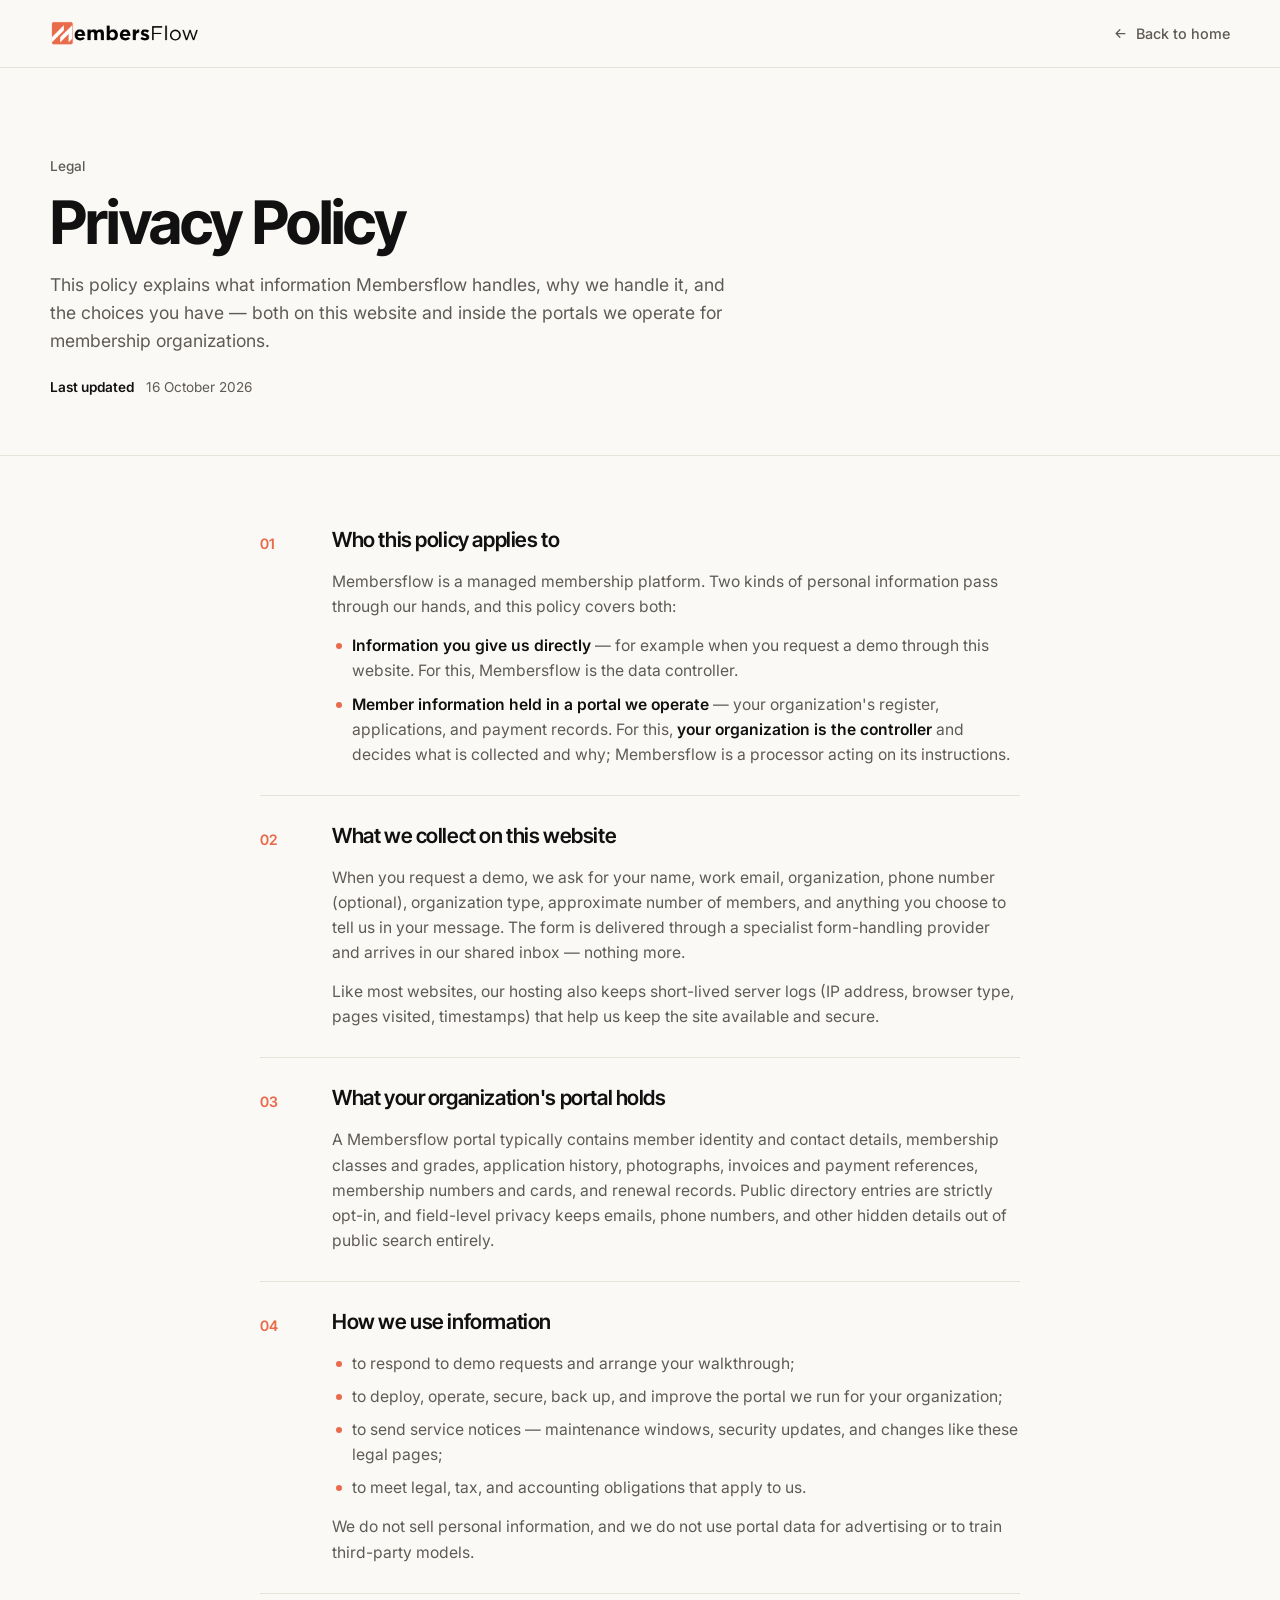
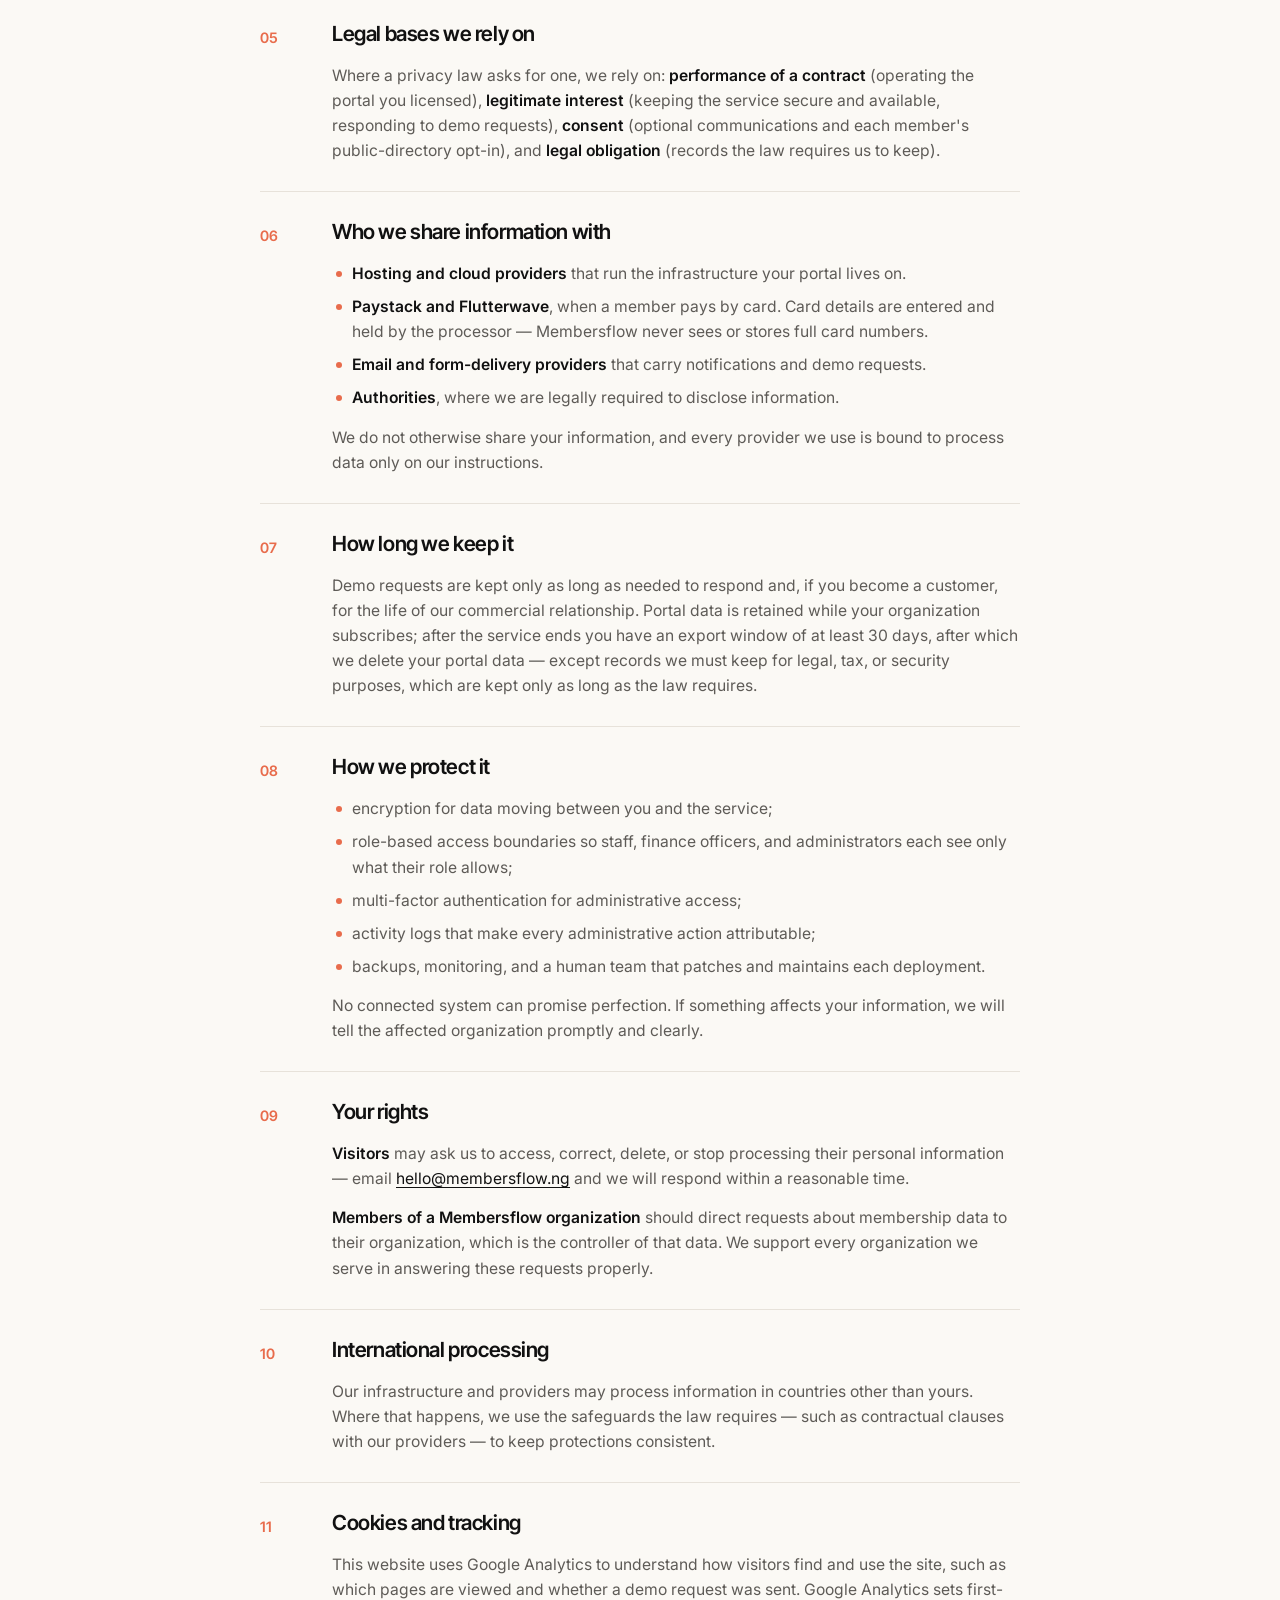
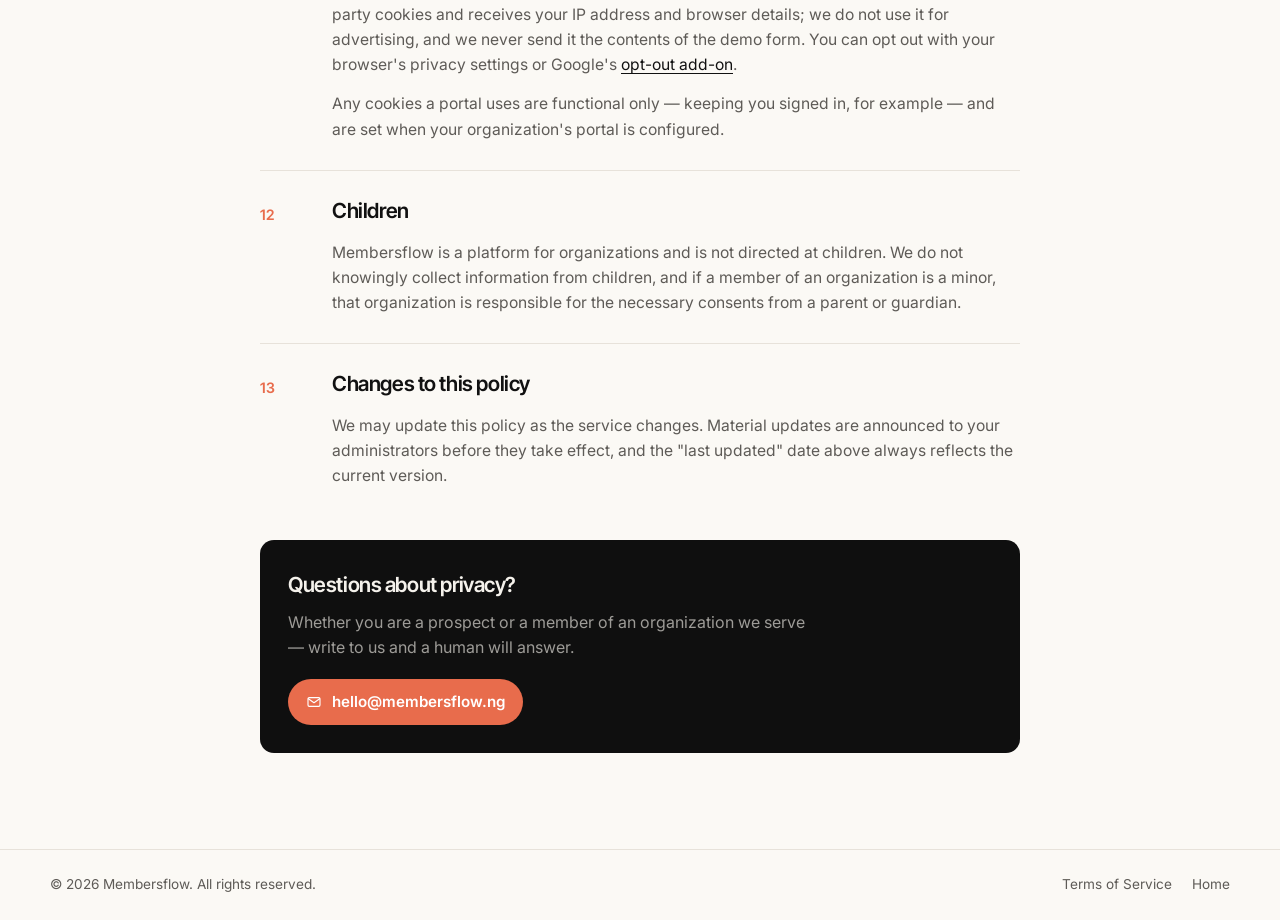
<file: privacy.html>
<!DOCTYPE html>
<html lang="en">
<head>
  <meta charset="UTF-8">
  <meta name="viewport" content="width=device-width, initial-scale=1.0">
  <!-- Google Analytics 4 -->
  <script async src="https://www.googletagmanager.com/gtag/js?id=G-GSWTX09ESQ"></script>
  <script>
    window.dataLayer = window.dataLayer || [];
    function gtag(){dataLayer.push(arguments);}
    gtag('js', new Date());
    gtag('config', 'G-GSWTX09ESQ');
  </script>
  <title>Privacy Policy | Membersflow</title>
  <meta name="description" content="What information Membersflow handles, why, and the choices you have, on this website and inside the portals we operate for membership organizations.">
  <meta name="theme-color" content="#E86C4C">
  <link rel="canonical" href="https://www.membersflow.ng/privacy.html">
  <meta name="robots" content="index, follow">
  <meta property="og:type" content="website">
  <meta property="og:site_name" content="Membersflow">
  <meta property="og:url" content="https://www.membersflow.ng/privacy.html">
  <meta property="og:title" content="Privacy Policy | Membersflow">
  <meta property="og:description" content="What information Membersflow handles, why, and the choices you have, on this website and inside the portals we operate for membership organizations.">
  <meta property="og:image" content="https://www.membersflow.ng/assets/og-image.png">
  <meta name="twitter:card" content="summary_large_image">
  <link rel="icon" href="assets/favicon.png" type="image/png">
  <link rel="apple-touch-icon" href="assets/apple-touch-icon.png">
  <link rel="preconnect" href="https://fonts.googleapis.com">
  <link rel="preconnect" href="https://fonts.gstatic.com" crossorigin>
  <link href="https://fonts.googleapis.com/css2?family=Inter+Tight:wght@400;500;600;700&family=Inter:wght@400;500;600&display=swap" rel="stylesheet">
  <link rel="stylesheet" href="css/style.css?v=5">
</head>
<body class="legal-page">

  <a class="skip-link" href="#main">Skip to content</a>

  <!-- ============ LEGAL HEADER — back to home only ============ -->
  <header class="legal-header">
    <div class="container legal-header-inner">
      <a href="index.html" class="brand" aria-label="Membersflow home"><img class="brand-logo" src="assets/img/logo-dark.png" width="150" height="45" alt="Membersflow"></a>
      <a href="index.html" class="legal-back">
        <svg width="15" height="15" viewBox="0 0 24 24" fill="none" aria-hidden="true"><path d="M19 12H5m0 0 6-6m-6 6 6 6" stroke="currentColor" stroke-width="2" stroke-linecap="round" stroke-linejoin="round"/></svg>
        <span>Back to home</span>
      </a>
    </div>
  </header>

  <main id="main">
    <section class="legal-hero">
      <div class="container">
        <p class="eyebrow">Legal</p>
        <h1 class="legal-title">Privacy Policy</h1>
        <p class="legal-summary">This policy explains what information Membersflow handles, why we handle it, and the choices you have — both on this website and inside the portals we operate for membership organizations.</p>
        <p class="legal-updated"><span>Last updated</span> 16 October 2026</p>
      </div>
    </section>

    <section class="legal-body">
      <div class="container legal-content">

        <div class="legal-section">
          <div class="step-label"><span>01</span></div>
          <h2>Who this policy applies to</h2>
          <p>Membersflow is a managed membership platform. Two kinds of personal information pass through our hands, and this policy covers both:</p>
          <ul>
            <li><strong>Information you give us directly</strong> — for example when you request a demo through this website. For this, Membersflow is the data controller.</li>
            <li><strong>Member information held in a portal we operate</strong> — your organization's register, applications, and payment records. For this, <strong>your organization is the controller</strong> and decides what is collected and why; Membersflow is a processor acting on its instructions.</li>
          </ul>
        </div>

        <div class="legal-section">
          <div class="step-label"><span>02</span></div>
          <h2>What we collect on this website</h2>
          <p>When you request a demo, we ask for your name, work email, organization, phone number (optional), organization type, approximate number of members, and anything you choose to tell us in your message. The form is delivered through a specialist form-handling provider and arrives in our shared inbox — nothing more.</p>
          <p>Like most websites, our hosting also keeps short-lived server logs (IP address, browser type, pages visited, timestamps) that help us keep the site available and secure.</p>
        </div>

        <div class="legal-section">
          <div class="step-label"><span>03</span></div>
          <h2>What your organization's portal holds</h2>
          <p>A Membersflow portal typically contains member identity and contact details, membership classes and grades, application history, photographs, invoices and payment references, membership numbers and cards, and renewal records. Public directory entries are strictly opt-in, and field-level privacy keeps emails, phone numbers, and other hidden details out of public search entirely.</p>
        </div>

        <div class="legal-section">
          <div class="step-label"><span>04</span></div>
          <h2>How we use information</h2>
          <ul>
            <li>to respond to demo requests and arrange your walkthrough;</li>
            <li>to deploy, operate, secure, back up, and improve the portal we run for your organization;</li>
            <li>to send service notices — maintenance windows, security updates, and changes like these legal pages;</li>
            <li>to meet legal, tax, and accounting obligations that apply to us.</li>
          </ul>
          <p>We do not sell personal information, and we do not use portal data for advertising or to train third-party models.</p>
        </div>

        <div class="legal-section">
          <div class="step-label"><span>05</span></div>
          <h2>Legal bases we rely on</h2>
          <p>Where a privacy law asks for one, we rely on: <strong>performance of a contract</strong> (operating the portal you licensed), <strong>legitimate interest</strong> (keeping the service secure and available, responding to demo requests), <strong>consent</strong> (optional communications and each member's public-directory opt-in), and <strong>legal obligation</strong> (records the law requires us to keep).</p>
        </div>

        <div class="legal-section">
          <div class="step-label"><span>06</span></div>
          <h2>Who we share information with</h2>
          <ul>
            <li><strong>Hosting and cloud providers</strong> that run the infrastructure your portal lives on.</li>
            <li><strong>Paystack and Flutterwave</strong>, when a member pays by card. Card details are entered and held by the processor — Membersflow never sees or stores full card numbers.</li>
            <li><strong>Email and form-delivery providers</strong> that carry notifications and demo requests.</li>
            <li><strong>Authorities</strong>, where we are legally required to disclose information.</li>
          </ul>
          <p>We do not otherwise share your information, and every provider we use is bound to process data only on our instructions.</p>
        </div>

        <div class="legal-section">
          <div class="step-label"><span>07</span></div>
          <h2>How long we keep it</h2>
          <p>Demo requests are kept only as long as needed to respond and, if you become a customer, for the life of our commercial relationship. Portal data is retained while your organization subscribes; after the service ends you have an export window of at least 30 days, after which we delete your portal data — except records we must keep for legal, tax, or security purposes, which are kept only as long as the law requires.</p>
        </div>

        <div class="legal-section">
          <div class="step-label"><span>08</span></div>
          <h2>How we protect it</h2>
          <ul>
            <li>encryption for data moving between you and the service;</li>
            <li>role-based access boundaries so staff, finance officers, and administrators each see only what their role allows;</li>
            <li>multi-factor authentication for administrative access;</li>
            <li>activity logs that make every administrative action attributable;</li>
            <li>backups, monitoring, and a human team that patches and maintains each deployment.</li>
          </ul>
          <p>No connected system can promise perfection. If something affects your information, we will tell the affected organization promptly and clearly.</p>
        </div>

        <div class="legal-section">
          <div class="step-label"><span>09</span></div>
          <h2>Your rights</h2>
          <p><strong>Visitors</strong> may ask us to access, correct, delete, or stop processing their personal information — email <a href="mailto:hello@membersflow.ng">hello@membersflow.ng</a> and we will respond within a reasonable time.</p>
          <p><strong>Members of a Membersflow organization</strong> should direct requests about membership data to their organization, which is the controller of that data. We support every organization we serve in answering these requests properly.</p>
        </div>

        <div class="legal-section">
          <div class="step-label"><span>10</span></div>
          <h2>International processing</h2>
          <p>Our infrastructure and providers may process information in countries other than yours. Where that happens, we use the safeguards the law requires — such as contractual clauses with our providers — to keep protections consistent.</p>
        </div>

        <div class="legal-section">
          <div class="step-label"><span>11</span></div>
          <h2>Cookies and tracking</h2>
          <p>This website uses Google Analytics to understand how visitors find and use the site, such as which pages are viewed and whether a demo request was sent. Google Analytics sets first-party cookies and receives your IP address and browser details; we do not use it for advertising, and we never send it the contents of the demo form. You can opt out with your browser's privacy settings or Google's <a href="https://tools.google.com/dlpage/gaoptout" rel="noopener">opt-out add-on</a>.</p>
          <p>Any cookies a portal uses are functional only — keeping you signed in, for example — and are set when your organization's portal is configured.</p>
        </div>

        <div class="legal-section">
          <div class="step-label"><span>12</span></div>
          <h2>Children</h2>
          <p>Membersflow is a platform for organizations and is not directed at children. We do not knowingly collect information from children, and if a member of an organization is a minor, that organization is responsible for the necessary consents from a parent or guardian.</p>
        </div>

        <div class="legal-section">
          <div class="step-label"><span>13</span></div>
          <h2>Changes to this policy</h2>
          <p>We may update this policy as the service changes. Material updates are announced to your administrators before they take effect, and the "last updated" date above always reflects the current version.</p>
        </div>

        <div class="legal-contact">
          <h2>Questions about privacy?</h2>
          <p>Whether you are a prospect or a member of an organization we serve — write to us and a human will answer.</p>
          <a class="legal-contact-link" href="mailto:hello@membersflow.ng">
            <svg width="16" height="16" viewBox="0 0 24 24" fill="none" aria-hidden="true"><rect x="3" y="5.5" width="18" height="13" rx="2" stroke="currentColor" stroke-width="1.7"/><path d="m3.5 7 8.5 6 8.5-6" stroke="currentColor" stroke-width="1.7" stroke-linecap="round" stroke-linejoin="round"/></svg>
            hello@membersflow.ng
          </a>
        </div>

      </div>
    </section>
  </main>

  <!-- ============ LEGAL FOOTER ============ -->
  <footer class="legal-footer">
    <div class="container legal-footer-inner">
      <p>© <span id="year">2026</span> Membersflow. All rights reserved.</p>
      <nav aria-label="Legal">
        <a href="terms.html">Terms of Service</a>
        <a href="index.html">Home</a>
      </nav>
    </div>
  </footer>

  <script>
    document.getElementById("year").textContent = String(new Date().getFullYear());
  </script>
</body>
</html>
</file>
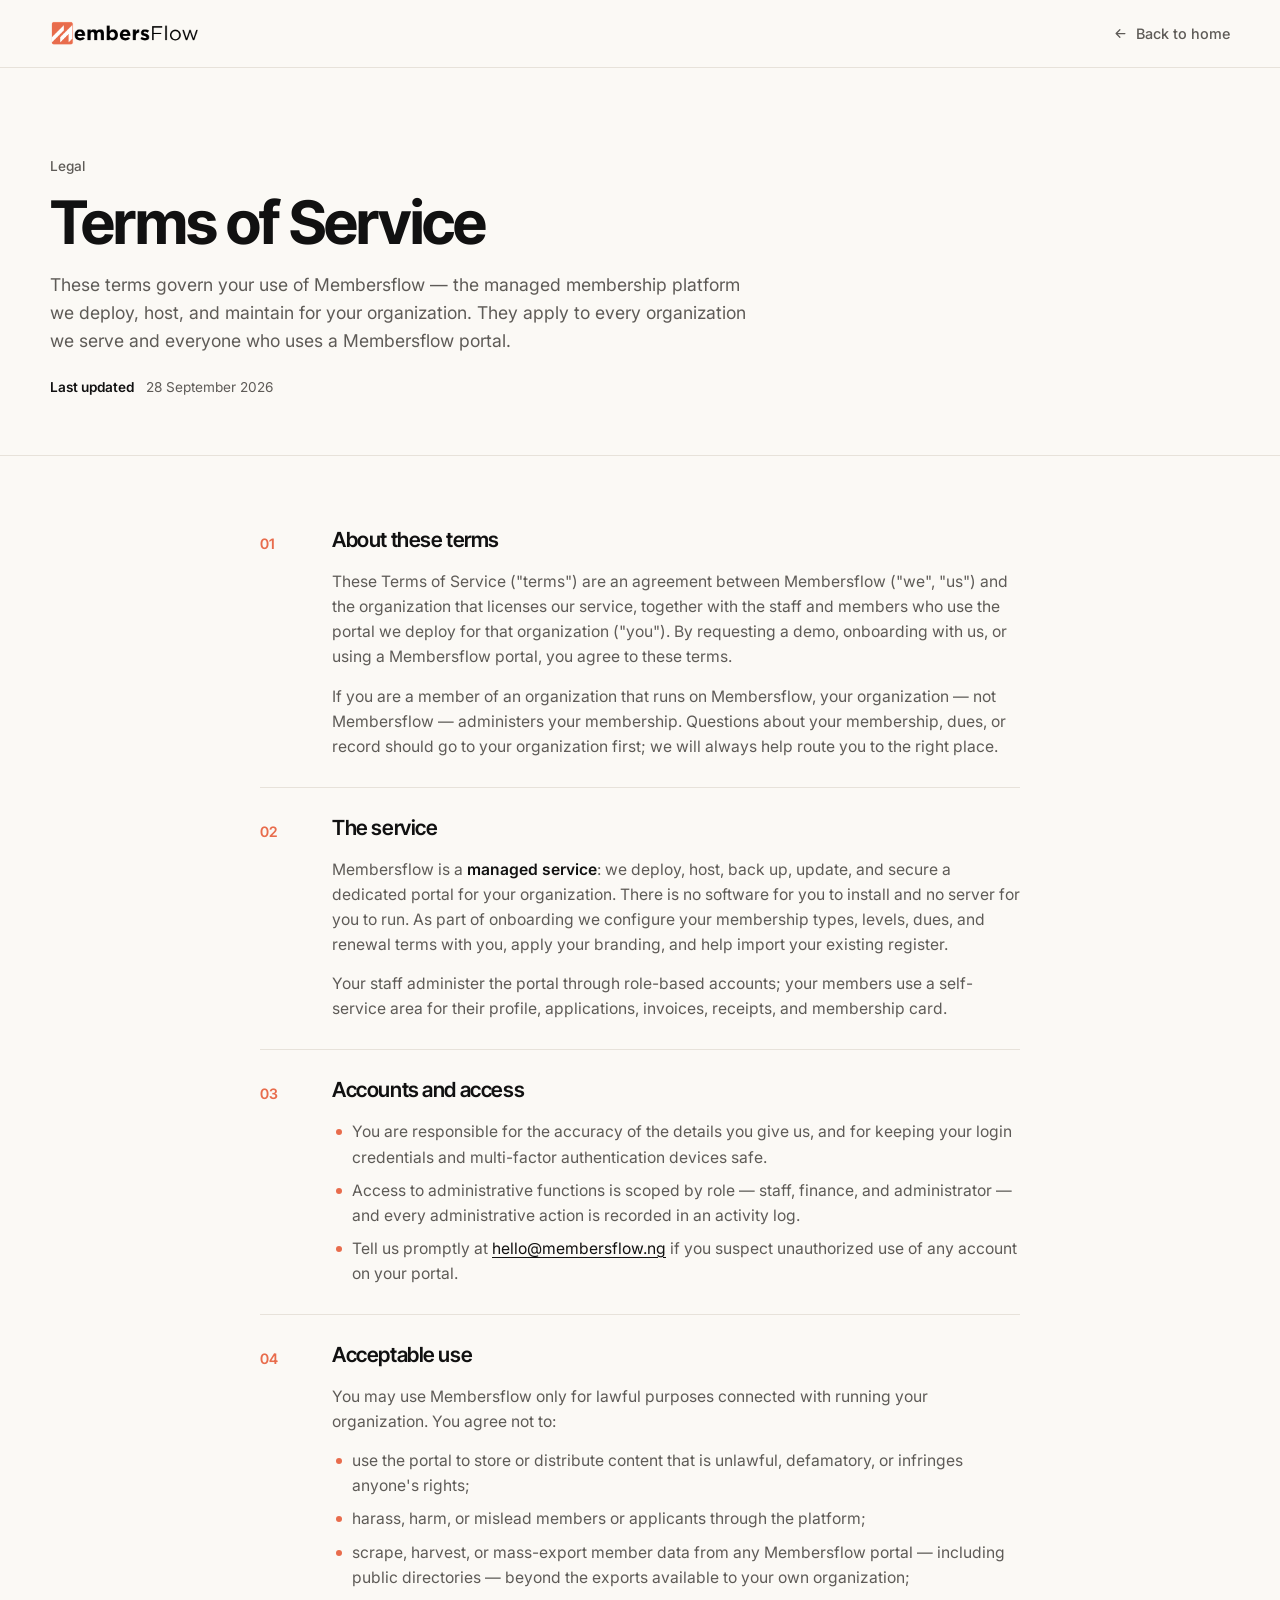
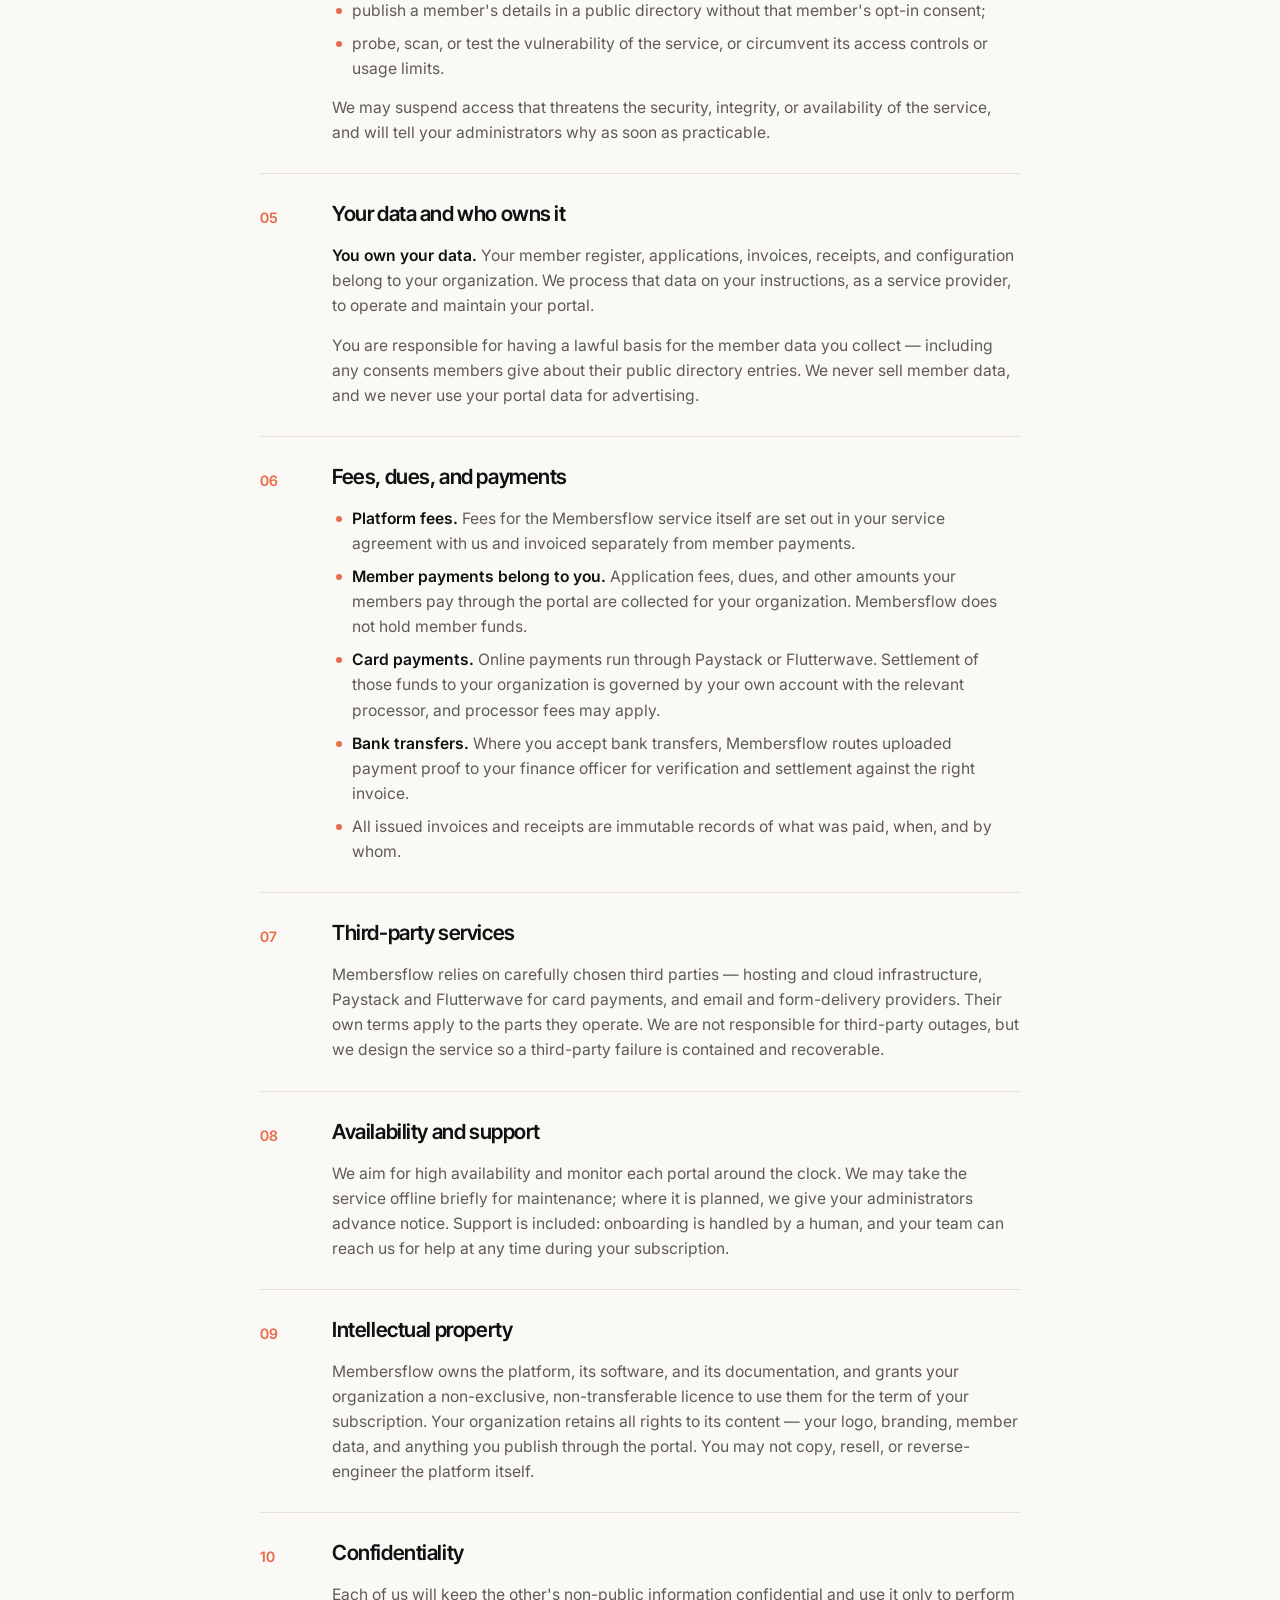
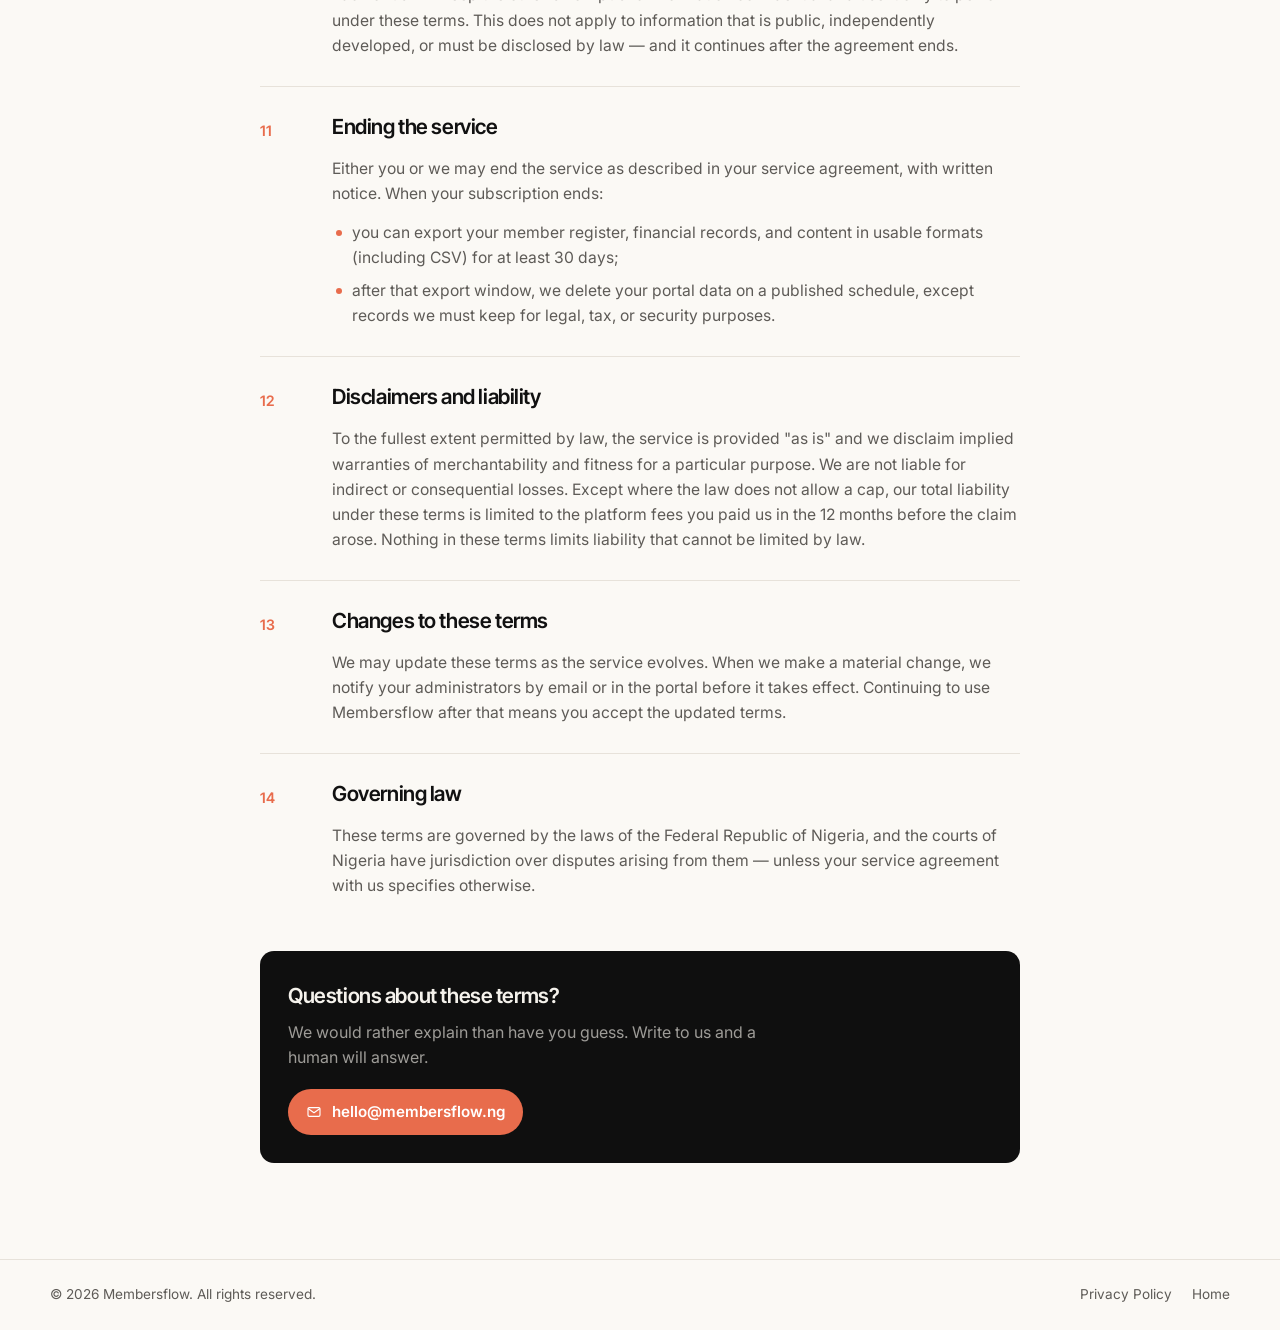
<file: terms.html>
<!DOCTYPE html>
<html lang="en">
<head>
  <meta charset="UTF-8">
  <meta name="viewport" content="width=device-width, initial-scale=1.0">
  <!-- Google Analytics 4 -->
  <script async src="https://www.googletagmanager.com/gtag/js?id=G-GSWTX09ESQ"></script>
  <script>
    window.dataLayer = window.dataLayer || [];
    function gtag(){dataLayer.push(arguments);}
    gtag('js', new Date());
    gtag('config', 'G-GSWTX09ESQ');
  </script>
  <title>Terms of Service | Membersflow</title>
  <meta name="description" content="The terms that govern use of Membersflow, the managed membership platform we deploy, host and maintain for organizations.">
  <meta name="theme-color" content="#E86C4C">
  <link rel="canonical" href="https://www.membersflow.ng/terms.html">
  <meta name="robots" content="index, follow">
  <meta property="og:type" content="website">
  <meta property="og:site_name" content="Membersflow">
  <meta property="og:url" content="https://www.membersflow.ng/terms.html">
  <meta property="og:title" content="Terms of Service | Membersflow">
  <meta property="og:description" content="The terms that govern use of Membersflow, the managed membership platform we deploy, host and maintain for organizations.">
  <meta property="og:image" content="https://www.membersflow.ng/assets/og-image.png">
  <meta name="twitter:card" content="summary_large_image">
  <link rel="icon" href="assets/favicon.png" type="image/png">
  <link rel="apple-touch-icon" href="assets/apple-touch-icon.png">
  <link rel="preconnect" href="https://fonts.googleapis.com">
  <link rel="preconnect" href="https://fonts.gstatic.com" crossorigin>
  <link href="https://fonts.googleapis.com/css2?family=Inter+Tight:wght@400;500;600;700&family=Inter:wght@400;500;600&display=swap" rel="stylesheet">
  <link rel="stylesheet" href="css/style.css?v=5">
</head>
<body class="legal-page">

  <a class="skip-link" href="#main">Skip to content</a>

  <!-- ============ LEGAL HEADER — back to home only ============ -->
  <header class="legal-header">
    <div class="container legal-header-inner">
      <a href="index.html" class="brand" aria-label="Membersflow home"><img class="brand-logo" src="assets/img/logo-dark.png" width="150" height="45" alt="Membersflow"></a>
      <a href="index.html" class="legal-back">
        <svg width="15" height="15" viewBox="0 0 24 24" fill="none" aria-hidden="true"><path d="M19 12H5m0 0 6-6m-6 6 6 6" stroke="currentColor" stroke-width="2" stroke-linecap="round" stroke-linejoin="round"/></svg>
        <span>Back to home</span>
      </a>
    </div>
  </header>

  <main id="main">
    <section class="legal-hero">
      <div class="container">
        <p class="eyebrow">Legal</p>
        <h1 class="legal-title">Terms of Service</h1>
        <p class="legal-summary">These terms govern your use of Membersflow — the managed membership platform we deploy, host, and maintain for your organization. They apply to every organization we serve and everyone who uses a Membersflow portal.</p>
        <p class="legal-updated"><span>Last updated</span> 28 September 2026</p>
      </div>
    </section>

    <section class="legal-body">
      <div class="container legal-content">

        <div class="legal-section">
          <div class="step-label"><span>01</span></div>
          <h2>About these terms</h2>
          <p>These Terms of Service ("terms") are an agreement between Membersflow ("we", "us") and the organization that licenses our service, together with the staff and members who use the portal we deploy for that organization ("you"). By requesting a demo, onboarding with us, or using a Membersflow portal, you agree to these terms.</p>
          <p>If you are a member of an organization that runs on Membersflow, your organization — not Membersflow — administers your membership. Questions about your membership, dues, or record should go to your organization first; we will always help route you to the right place.</p>
        </div>

        <div class="legal-section">
          <div class="step-label"><span>02</span></div>
          <h2>The service</h2>
          <p>Membersflow is a <strong>managed service</strong>: we deploy, host, back up, update, and secure a dedicated portal for your organization. There is no software for you to install and no server for you to run. As part of onboarding we configure your membership types, levels, dues, and renewal terms with you, apply your branding, and help import your existing register.</p>
          <p>Your staff administer the portal through role-based accounts; your members use a self-service area for their profile, applications, invoices, receipts, and membership card.</p>
        </div>

        <div class="legal-section">
          <div class="step-label"><span>03</span></div>
          <h2>Accounts and access</h2>
          <ul>
            <li>You are responsible for the accuracy of the details you give us, and for keeping your login credentials and multi-factor authentication devices safe.</li>
            <li>Access to administrative functions is scoped by role — staff, finance, and administrator — and every administrative action is recorded in an activity log.</li>
            <li>Tell us promptly at <a href="mailto:hello@membersflow.ng">hello@membersflow.ng</a> if you suspect unauthorized use of any account on your portal.</li>
          </ul>
        </div>

        <div class="legal-section">
          <div class="step-label"><span>04</span></div>
          <h2>Acceptable use</h2>
          <p>You may use Membersflow only for lawful purposes connected with running your organization. You agree not to:</p>
          <ul>
            <li>use the portal to store or distribute content that is unlawful, defamatory, or infringes anyone's rights;</li>
            <li>harass, harm, or mislead members or applicants through the platform;</li>
            <li>scrape, harvest, or mass-export member data from any Membersflow portal — including public directories — beyond the exports available to your own organization;</li>
            <li>publish a member's details in a public directory without that member's opt-in consent;</li>
            <li>probe, scan, or test the vulnerability of the service, or circumvent its access controls or usage limits.</li>
          </ul>
          <p>We may suspend access that threatens the security, integrity, or availability of the service, and will tell your administrators why as soon as practicable.</p>
        </div>

        <div class="legal-section">
          <div class="step-label"><span>05</span></div>
          <h2>Your data and who owns it</h2>
          <p><strong>You own your data.</strong> Your member register, applications, invoices, receipts, and configuration belong to your organization. We process that data on your instructions, as a service provider, to operate and maintain your portal.</p>
          <p>You are responsible for having a lawful basis for the member data you collect — including any consents members give about their public directory entries. We never sell member data, and we never use your portal data for advertising.</p>
        </div>

        <div class="legal-section">
          <div class="step-label"><span>06</span></div>
          <h2>Fees, dues, and payments</h2>
          <ul>
            <li><strong>Platform fees.</strong> Fees for the Membersflow service itself are set out in your service agreement with us and invoiced separately from member payments.</li>
            <li><strong>Member payments belong to you.</strong> Application fees, dues, and other amounts your members pay through the portal are collected for your organization. Membersflow does not hold member funds.</li>
            <li><strong>Card payments.</strong> Online payments run through Paystack or Flutterwave. Settlement of those funds to your organization is governed by your own account with the relevant processor, and processor fees may apply.</li>
            <li><strong>Bank transfers.</strong> Where you accept bank transfers, Membersflow routes uploaded payment proof to your finance officer for verification and settlement against the right invoice.</li>
            <li>All issued invoices and receipts are immutable records of what was paid, when, and by whom.</li>
          </ul>
        </div>

        <div class="legal-section">
          <div class="step-label"><span>07</span></div>
          <h2>Third-party services</h2>
          <p>Membersflow relies on carefully chosen third parties — hosting and cloud infrastructure, Paystack and Flutterwave for card payments, and email and form-delivery providers. Their own terms apply to the parts they operate. We are not responsible for third-party outages, but we design the service so a third-party failure is contained and recoverable.</p>
        </div>

        <div class="legal-section">
          <div class="step-label"><span>08</span></div>
          <h2>Availability and support</h2>
          <p>We aim for high availability and monitor each portal around the clock. We may take the service offline briefly for maintenance; where it is planned, we give your administrators advance notice. Support is included: onboarding is handled by a human, and your team can reach us for help at any time during your subscription.</p>
        </div>

        <div class="legal-section">
          <div class="step-label"><span>09</span></div>
          <h2>Intellectual property</h2>
          <p>Membersflow owns the platform, its software, and its documentation, and grants your organization a non-exclusive, non-transferable licence to use them for the term of your subscription. Your organization retains all rights to its content — your logo, branding, member data, and anything you publish through the portal. You may not copy, resell, or reverse-engineer the platform itself.</p>
        </div>

        <div class="legal-section">
          <div class="step-label"><span>10</span></div>
          <h2>Confidentiality</h2>
          <p>Each of us will keep the other's non-public information confidential and use it only to perform under these terms. This does not apply to information that is public, independently developed, or must be disclosed by law — and it continues after the agreement ends.</p>
        </div>

        <div class="legal-section">
          <div class="step-label"><span>11</span></div>
          <h2>Ending the service</h2>
          <p>Either you or we may end the service as described in your service agreement, with written notice. When your subscription ends:</p>
          <ul>
            <li>you can export your member register, financial records, and content in usable formats (including CSV) for at least 30 days;</li>
            <li>after that export window, we delete your portal data on a published schedule, except records we must keep for legal, tax, or security purposes.</li>
          </ul>
        </div>

        <div class="legal-section">
          <div class="step-label"><span>12</span></div>
          <h2>Disclaimers and liability</h2>
          <p>To the fullest extent permitted by law, the service is provided "as is" and we disclaim implied warranties of merchantability and fitness for a particular purpose. We are not liable for indirect or consequential losses. Except where the law does not allow a cap, our total liability under these terms is limited to the platform fees you paid us in the 12 months before the claim arose. Nothing in these terms limits liability that cannot be limited by law.</p>
        </div>

        <div class="legal-section">
          <div class="step-label"><span>13</span></div>
          <h2>Changes to these terms</h2>
          <p>We may update these terms as the service evolves. When we make a material change, we notify your administrators by email or in the portal before it takes effect. Continuing to use Membersflow after that means you accept the updated terms.</p>
        </div>

        <div class="legal-section">
          <div class="step-label"><span>14</span></div>
          <h2>Governing law</h2>
          <p>These terms are governed by the laws of the Federal Republic of Nigeria, and the courts of Nigeria have jurisdiction over disputes arising from them — unless your service agreement with us specifies otherwise.</p>
        </div>

        <div class="legal-contact">
          <h2>Questions about these terms?</h2>
          <p>We would rather explain than have you guess. Write to us and a human will answer.</p>
          <a class="legal-contact-link" href="mailto:hello@membersflow.ng">
            <svg width="16" height="16" viewBox="0 0 24 24" fill="none" aria-hidden="true"><rect x="3" y="5.5" width="18" height="13" rx="2" stroke="currentColor" stroke-width="1.7"/><path d="m3.5 7 8.5 6 8.5-6" stroke="currentColor" stroke-width="1.7" stroke-linecap="round" stroke-linejoin="round"/></svg>
            hello@membersflow.ng
          </a>
        </div>

      </div>
    </section>
  </main>

  <!-- ============ LEGAL FOOTER ============ -->
  <footer class="legal-footer">
    <div class="container legal-footer-inner">
      <p>© <span id="year">2026</span> Membersflow. All rights reserved.</p>
      <nav aria-label="Legal">
        <a href="privacy.html">Privacy Policy</a>
        <a href="index.html">Home</a>
      </nav>
    </div>
  </footer>

  <script>
    document.getElementById("year").textContent = String(new Date().getFullYear());
  </script>
</body>
</html>
</file>
<file: css/style.css>
/* ============================================================
   Membersflow — landing page
   Brand: coral #E86C4C (from the logo), black ink, warm
   off-white canvas. Inter Tight for headlines, Inter for body.
   No stock imagery; the product UI is rebuilt in HTML so it
   can be interactive.
   ============================================================ */

:root {
  --accent: #E86C4C;
  --accent-hover: #D45A3B;
  --accent-soft: #FBE9E2;
  --accent-ink: #B5482C;
  --bg: #FBF9F5;
  --paper: #ffffff;
  --black: #0F0F0F;
  --black-2: #1A1A1A;
  --ink: #111111;
  --muted: #5E5B57;
  --line: #E7E2DA;
  --line-strong: #D4CEC4;
  --tint: #F3EFE8;
  --ok-soft: #E3F1E8; --ok-ink: #1E6B3E;
  --wait-soft: #FBEFD3; --wait-ink: #8A5A0A;
  --proof-soft: #E3EDF7; --proof-ink: #244D7A;
  --bad-soft: #F8E3E0; --bad-ink: #8A2D22;
  --on-dark: #F5F2EC;
  --on-dark-muted: rgba(245, 242, 236, 0.62);
  --line-dark: rgba(245, 242, 236, 0.14);

  --font-body: "Inter", -apple-system, "Segoe UI", sans-serif;
  --font-display: "Inter Tight", "Inter", -apple-system, "Segoe UI", sans-serif;
  --font-mono: ui-monospace, "SF Mono", Menlo, Consolas, monospace;

  --r-sm: 6px;
  --r: 10px;
  --r-lg: 16px;
  --container: 1180px;
  --nav-h: 68px;
  --shadow: 0 1px 2px rgba(17, 17, 17, 0.05), 0 16px 40px -20px rgba(17, 17, 17, 0.25);
  --ease: cubic-bezier(0.22, 0.61, 0.36, 1);
}

/* ---------- Base ---------- */

*, *::before, *::after { box-sizing: border-box; margin: 0; padding: 0; }

html {
  scroll-behavior: smooth;
  scroll-padding-top: calc(var(--nav-h) + 12px);
  -webkit-text-size-adjust: 100%;
}

body {
  font-family: var(--font-body);
  font-size: 1rem;
  line-height: 1.6;
  color: var(--ink);
  background: var(--bg);
  -webkit-font-smoothing: antialiased;
}

ul, ol { list-style: none; }
a { color: inherit; text-decoration: none; }
button { font: inherit; color: inherit; background: none; border: 0; cursor: pointer; }
code { font-family: var(--font-mono); font-size: 0.85em; }
strong { font-weight: 600; }
img, svg { display: block; max-width: 100%; height: auto; }

::selection { background: var(--accent); color: #fff; }

:focus-visible { outline: 2px solid var(--accent); outline-offset: 3px; border-radius: 4px; }

.skip-link {
  position: fixed; top: -100%; left: 16px; z-index: 200;
  padding: 10px 16px; background: var(--black); color: #fff; border-radius: var(--r-sm);
}
.skip-link:focus { top: 12px; }

.container {
  width: min(100% - 32px, var(--container));
  margin-inline: auto;
}

/* ---------- Type ---------- */

.display, .h2, .band-title {
  font-family: var(--font-display);
  font-weight: 400;
  letter-spacing: -0.03em;
  text-wrap: balance;
}
.display { font-size: clamp(2.5rem, 1.5rem + 3.8vw, 4.5rem); line-height: 1; }
.display-sm { font-size: clamp(2.1rem, 1.4rem + 2.6vw, 3.5rem); }
.h2 { font-size: clamp(1.85rem, 1.25rem + 2.1vw, 2.9rem); line-height: 1.06; }
.display strong, .h2 strong, .band-title strong { font-weight: 700; }
.display em { font-style: normal; font-weight: 700; color: var(--accent); }

h3 { font-family: var(--font-display); font-size: 1.1rem; font-weight: 600; letter-spacing: -0.01em; line-height: 1.3; }

.eyebrow { font-size: 0.85rem; font-weight: 500; color: var(--muted); margin-bottom: 14px; }
.section-dark .eyebrow, .cta .eyebrow { color: var(--on-dark-muted); }
.eyebrow-sm { font-size: 0.72rem; font-weight: 600; letter-spacing: 0.06em; text-transform: uppercase; color: var(--muted); margin-bottom: 8px; }
.crumb { font-size: 0.82rem; color: var(--muted); margin-bottom: clamp(20px, 3vw, 36px); }

.lede { font-size: clamp(1.02rem, 0.95rem + 0.35vw, 1.15rem); color: var(--muted); max-width: 54ch; margin-top: 24px; }
.section-intro { color: var(--muted); font-size: 1.02rem; max-width: 62ch; margin-top: 14px; }
.link { color: var(--accent-ink); text-decoration: underline; text-underline-offset: 3px; }

.num { font-family: var(--font-display); font-weight: 600; font-size: 0.9rem; color: var(--accent); letter-spacing: 0; }

/* ---------- Buttons ---------- */

.btn {
  display: inline-flex; align-items: center; gap: 8px;
  padding: 11px 18px;
  border-radius: 999px;
  font-weight: 600; font-size: 0.95rem; line-height: 1.2;
  border: 1px solid transparent;
  transition: background 0.18s var(--ease), border-color 0.18s var(--ease), transform 0.18s var(--ease);
  white-space: nowrap;
}
.btn:active { transform: translateY(1px); }
.btn-lg { padding: 14px 24px; font-size: 1rem; }
.btn-primary { background: var(--accent); color: #fff; }
.btn-primary:hover { background: var(--accent-hover); }
.btn-secondary { background: var(--paper); color: var(--ink); border-color: var(--line-strong); }
.btn-secondary:hover { border-color: var(--ink); }

.link-arrow { display: inline-flex; align-items: center; gap: 6px; font-weight: 500; font-size: 0.95rem; padding: 12px 6px; color: var(--ink); }
.link-arrow span { transition: transform 0.18s var(--ease); }
.link-arrow:hover span { transform: translateY(2px); }
.link-arrow-light { color: var(--on-dark); }
.link-arrow-light:hover span { transform: translateX(3px); }

/* ---------- Pills ---------- */

.pill {
  display: inline-block; padding: 3px 9px; border-radius: 999px;
  font-size: 0.72rem; font-weight: 600; line-height: 1.5; white-space: nowrap;
  background: var(--ok-soft); color: var(--ok-ink);
}
.pill-ok { background: var(--ok-soft); color: var(--ok-ink); }
.pill-wait { background: var(--wait-soft); color: var(--wait-ink); }
.pill-proof { background: var(--proof-soft); color: var(--proof-ink); }
.pill-due { background: var(--accent-soft); color: var(--accent-ink); }
.pill-bad { background: var(--bad-soft); color: var(--bad-ink); }

/* ---------- Nav ---------- */

.nav {
  position: sticky; top: 0; z-index: 100; height: var(--nav-h);
  background: rgba(251, 249, 245, 0.88);
  backdrop-filter: saturate(140%) blur(10px); -webkit-backdrop-filter: saturate(140%) blur(10px);
  border-bottom: 1px solid transparent; transition: border-color 0.2s var(--ease);
}
.nav.is-scrolled { border-bottom-color: var(--line); }
.nav-inner { height: 100%; display: flex; align-items: center; justify-content: space-between; gap: 24px; }
.brand-logo { width: 150px; height: auto; }

.nav-links { display: flex; align-items: center; gap: 26px; }
.nav-links a { font-size: 0.9rem; font-weight: 500; color: var(--muted); transition: color 0.15s; }
.nav-links a:hover, .nav-links a.is-active { color: var(--ink); }
.nav-links .btn-nav { color: #fff; margin-left: 6px; padding: 9px 16px; font-size: 0.9rem; }
.nav-links .btn-nav:hover { color: #fff; }

.nav-toggle { display: none; width: 42px; height: 42px; border-radius: var(--r-sm); flex-direction: column; align-items: center; justify-content: center; gap: 6px; }
.nav-toggle span { width: 20px; height: 2px; background: var(--ink); border-radius: 2px; transition: transform 0.2s var(--ease); }
.nav-toggle[aria-expanded="true"] span:first-child { transform: translateY(4px) rotate(45deg); }
.nav-toggle[aria-expanded="true"] span:last-child { transform: translateY(-4px) rotate(-45deg); }

/* ---------- Hero ---------- */

.hero { padding: clamp(32px, 5vw, 64px) 0 0; }

.hero-grid { display: grid; grid-template-columns: minmax(0, 1.5fr) minmax(0, 1fr); gap: clamp(32px, 5vw, 80px); align-items: end; }
.hero-actions { display: flex; flex-wrap: wrap; align-items: center; gap: 10px 18px; margin-top: 30px; }

.hero-stats { display: grid; gap: 20px; }
.hero-stats div { padding-top: 14px; border-top: 1px solid var(--ink); }
.hero-stats dt { font-size: 0.8rem; color: var(--muted); }
.hero-stats dd { font-family: var(--font-display); font-weight: 700; font-size: 1.45rem; letter-spacing: -0.02em; margin-top: 4px; line-height: 1.15; }
.hero-stats p { font-size: 0.8rem; color: var(--muted); margin-top: 4px; }

.rail {
  display: grid; grid-template-columns: repeat(3, 1fr);
  margin-top: clamp(40px, 6vw, 72px);
  border-top: 1px solid var(--line-strong);
  position: relative;
}
.rail li { position: relative; padding: 14px 16px 0 0; }
.rail li:nth-child(2) { text-align: center; }
.rail li:nth-child(3) { text-align: right; padding-right: 0; }
.rail li::before { content: ""; position: absolute; top: -4px; left: 0; width: 7px; height: 7px; border-radius: 50%; background: var(--accent); }
.rail li:nth-child(2)::before { left: 50%; transform: translateX(-50%); }
.rail li:nth-child(3)::before { left: auto; right: 0; }
.rail span { display: block; font-weight: 600; font-size: 0.9rem; }
.rail small { display: block; font-size: 0.78rem; color: var(--muted); }

/* Product stage */

.hero-stage { position: relative; margin-top: 28px; padding-bottom: 20px; }
.desk {
  background: var(--paper); border: 1px solid var(--line); border-radius: 14px;
  box-shadow: var(--shadow); overflow: hidden;
  width: min(100%, 980px);
}
.desk-top { display: flex; align-items: center; gap: 10px; padding: 10px 16px; border-bottom: 1px solid var(--line); font-size: 0.75rem; color: var(--muted); }
.desk-mark { width: 14px; height: 14px; border-radius: 4px; background: var(--accent); }
.desk-crumb { flex: 1; }
.desk-live { padding: 2px 8px; border-radius: 999px; background: var(--ok-soft); color: var(--ok-ink); font-weight: 600; font-size: 0.68rem; }
.desk-user { width: 24px; height: 24px; border-radius: 50%; display: grid; place-items: center; background: var(--tint); color: var(--ink); font-size: 0.62rem; font-weight: 700; }
.desk-body { display: grid; grid-template-columns: 160px 1fr; }
.desk-side { padding: 16px 14px; border-right: 1px solid var(--line); background: var(--bg); font-size: 0.78rem; }
.desk-side-head { font-size: 0.64rem; font-weight: 600; letter-spacing: 0.06em; text-transform: uppercase; color: var(--muted); margin: 10px 0 4px 8px; }
.desk-side-head:first-child { margin-top: 0; }
.desk-side li { display: flex; justify-content: space-between; padding: 5px 8px; border-radius: 6px; color: var(--muted); }
.desk-side li.is-on { background: var(--paper); color: var(--ink); font-weight: 600; box-shadow: 0 1px 2px rgba(0,0,0,0.05); }
.desk-side b { font-size: 0.62rem; padding: 0 6px; border-radius: 999px; background: var(--accent); color: #fff; line-height: 1.6; }
.desk-main { padding: 18px 20px 20px; min-width: 0; }
.desk-eyebrow { font-size: 0.66rem; font-weight: 600; letter-spacing: 0.08em; text-transform: uppercase; color: var(--muted); margin-bottom: 6px; }
.desk-title { font-family: var(--font-display); font-weight: 600; font-size: 1.3rem; letter-spacing: -0.02em; margin-bottom: 14px; }

.queue { border: 1px solid var(--line); border-radius: var(--r); overflow: hidden; }
.queue-row { display: grid; grid-template-columns: 1fr auto auto; align-items: center; gap: 10px; padding: 11px 14px; border-top: 1px solid var(--line); }
.queue-row:first-child { border-top: 0; }
.queue-head { font-weight: 600; font-size: 0.88rem; line-height: 1.3; }
.queue-sub { font-size: 0.76rem; color: var(--muted); margin-top: 2px; }
.queue-btn { font-size: 0.76rem; font-weight: 600; padding: 6px 11px; border: 1px solid var(--line-strong); border-radius: 999px; color: var(--ink); }
.queue-btn-solid { background: var(--black); border-color: var(--black); color: #fff; }

.desk-split { display: grid; grid-template-columns: 1.4fr 1fr; gap: 12px; margin-top: 12px; }
.desk-card { border: 1px solid var(--line); border-radius: var(--r); padding: 12px 14px; }
.desk-list li { display: flex; flex-direction: column; padding: 6px 0; border-top: 1px solid var(--line); font-size: 0.8rem; }
.desk-list li:first-child { border-top: 0; padding-top: 2px; }
.desk-list span { color: var(--muted); font-size: 0.73rem; }
.desk-stat { font-family: var(--font-display); font-weight: 700; font-size: 1.8rem; line-height: 1; letter-spacing: -0.02em; margin-top: 4px; }
.desk-stat small { font-family: var(--font-body); font-size: 0.76rem; color: var(--muted); font-weight: 500; }
.desk-stat-sub { font-size: 0.73rem; color: var(--muted); margin-top: 8px; }
.desk-bar { display: flex; gap: 3px; margin-top: 12px; height: 6px; }
.desk-bar span { border-radius: 3px; background: var(--black); }
.desk-bar span:nth-child(2) { background: var(--accent); }
.desk-bar span:nth-child(3) { background: var(--line-strong); }

.phone {
  position: absolute; right: 0; bottom: 0;
  width: 268px; padding: 18px 16px 16px;
  background: var(--black); color: var(--on-dark);
  border-radius: 26px; border: 6px solid var(--black-2);
  box-shadow: var(--shadow);
}
.phone-top { display: flex; justify-content: space-between; font-size: 0.68rem; color: var(--on-dark-muted); }
.phone-pill { padding: 1px 8px; border-radius: 999px; background: rgba(255,255,255,0.1); }
.phone-hi { font-family: var(--font-display); font-weight: 600; font-size: 1.15rem; letter-spacing: -0.02em; margin-top: 16px; }
.phone-status { display: grid; grid-template-columns: repeat(3, 1fr); gap: 6px; margin-top: 12px; }
.phone-status div { padding: 8px; border-radius: 8px; background: rgba(255,255,255,0.07); }
.phone-status small { display: block; font-size: 0.6rem; color: var(--on-dark-muted); }
.phone-status strong { display: block; font-size: 0.72rem; margin-top: 2px; }
.phone-status .is-ok { color: #7FD69A; }
.phone-list { margin-top: 12px; }
.phone-list li { display: grid; grid-template-columns: auto 1fr; gap: 2px 8px; padding: 8px 0; border-top: 1px solid var(--line-dark); font-size: 0.75rem; font-weight: 500; }
.phone-list li span { grid-row: span 2; color: var(--accent); font-family: var(--font-display); font-weight: 600; font-size: 0.7rem; }
.phone-list li small { display: block; font-size: 0.66rem; color: var(--on-dark-muted); font-weight: 400; }
.phone-cta { display: block; margin-top: 12px; padding: 9px; border-radius: 999px; background: var(--accent); color: #fff; font-size: 0.78rem; font-weight: 600; text-align: center; }

.stage-caption { display: flex; justify-content: space-between; gap: 12px; margin-top: 16px; font-size: 0.8rem; color: var(--ink); }
.stage-caption span { color: var(--muted); margin-right: 12px; }
.stage-caption em { font-style: normal; color: var(--muted); margin-left: auto; }

/* ---------- Black statement band ---------- */

.band { background: var(--black); color: var(--on-dark); padding: clamp(56px, 7vw, 96px) 0; margin-top: clamp(40px, 6vw, 72px); }
.band-title { font-size: clamp(1.6rem, 1.1rem + 1.8vw, 2.5rem); line-height: 1.12; max-width: 24ch; }
.band-stats { display: grid; grid-template-columns: repeat(4, 1fr); margin-top: clamp(36px, 5vw, 56px); border-top: 1px solid var(--line-dark); }
.band-stats li { padding: 24px 24px 0 0; border-left: 1px solid var(--line-dark); padding-left: 20px; }
.band-stats li:first-child { border-left: 0; padding-left: 0; }
.band-stats strong { display: block; font-family: var(--font-display); font-weight: 700; font-size: clamp(1.4rem, 1rem + 1.2vw, 1.9rem); letter-spacing: -0.02em; line-height: 1.1; }
.band-stats strong.is-accent { color: var(--accent); }
.band-stats span { display: block; margin-top: 8px; font-size: 0.88rem; font-weight: 500; }
.band-stats small { display: block; margin-top: 4px; font-size: 0.78rem; color: var(--on-dark-muted); }

/* ---------- Sections ---------- */

.section { padding: clamp(64px, 9vw, 120px) 0; }
.section-tint { background: var(--paper); border-top: 1px solid var(--line); border-bottom: 1px solid var(--line); }
.section-dark { background: var(--black); color: var(--on-dark); }
.section-dark .section-intro { color: var(--on-dark-muted); }
.section-head { max-width: 760px; margin-bottom: clamp(36px, 5vw, 56px); }
.section-head-left { margin-bottom: 0; }

/* Coverage list */

.coverage-list { counter-reset: cov; display: grid; grid-template-columns: repeat(2, minmax(0, 1fr)); gap: 0 56px; border-top: 1px solid var(--line); }
.coverage-list li { counter-increment: cov; position: relative; padding: 26px 0 26px 48px; border-bottom: 1px solid var(--line); }
.coverage-list li::before { content: counter(cov, decimal-leading-zero); position: absolute; left: 0; top: 29px; font-family: var(--font-display); font-weight: 600; font-size: 0.9rem; color: var(--accent); }
.coverage-list p { color: var(--muted); font-size: 0.95rem; margin-top: 8px; }

/* System diagram */

.sys { display: grid; grid-template-columns: 1fr 28px 1.15fr 28px 1fr; align-items: stretch; gap: 0; }
.sys-card, .sys-core { border-radius: 14px; padding: 22px; }
.sys-card { background: var(--bg); border: 1px solid var(--line); }
.sys-core { background: var(--black); color: var(--on-dark); }
.sys-label { font-family: var(--font-display); font-weight: 700; font-size: 1.15rem; letter-spacing: -0.02em; }
.sys-sub { font-size: 0.78rem; color: var(--muted); margin-top: 2px; }
.sys-core .sys-sub { color: var(--accent); font-weight: 500; }
.sys-card ul, .sys-core ul { margin-top: 16px; }
.sys-card li { font-size: 0.88rem; padding: 6px 0; border-top: 1px solid var(--line); }
.sys-card li:first-child { border-top: 0; }
.sys-core ul { display: grid; grid-template-columns: 1fr 1fr; gap: 0 16px; }
.sys-core li { font-size: 0.88rem; padding: 6px 0; border-top: 1px solid var(--line-dark); }
.sys-core li:nth-child(-n+2) { border-top: 0; }
.sys-arrow { position: relative; }
.sys-arrow::before { content: ""; position: absolute; top: 50%; left: 4px; right: 4px; height: 1px; background: var(--accent); }
.sys-arrow::after { content: ""; position: absolute; top: 50%; right: 4px; width: 6px; height: 6px; border-top: 1px solid var(--accent); border-right: 1px solid var(--accent); transform: translateY(-50%) rotate(45deg); }
.sys-arrow:first-of-type::after { right: auto; left: 4px; transform: translateY(-50%) rotate(-135deg); }

.sys-admin { margin-top: 20px; border: 1px solid var(--line); border-radius: 14px; background: var(--bg); overflow: hidden; }
.sys-admin-head { display: flex; align-items: center; gap: 10px; padding: 12px 20px; border-bottom: 1px solid var(--line); font-size: 0.85rem; font-weight: 600; }
.sys-admin-head .dot { width: 8px; height: 8px; border-radius: 50%; background: var(--accent); }
.sys-admin-head em { margin-left: auto; font-style: normal; font-weight: 400; color: var(--muted); font-size: 0.8rem; }
.sys-admin-grid { display: grid; grid-template-columns: repeat(3, 1fr); }
.sys-admin-grid div { padding: 18px 20px; border-left: 1px solid var(--line); }
.sys-admin-grid div:first-child { border-left: 0; }
.sys-admin-grid strong { display: block; font-size: 0.95rem; }
.sys-admin-grid span { font-size: 0.82rem; color: var(--muted); }

/* Segmented controls (vocab + roles) */

.seg { display: inline-flex; flex-wrap: wrap; gap: 4px; padding: 4px; border: 1px solid var(--line-strong); border-radius: 999px; background: var(--paper); }
.seg-btn { padding: 9px 16px; border-radius: 999px; font-size: 0.9rem; font-weight: 500; color: var(--muted); transition: background 0.15s var(--ease), color 0.15s var(--ease); }
.seg-btn:hover { color: var(--ink); }
.seg-btn[aria-pressed="true"] { background: var(--black); color: #fff; }

/* Vocabulary demo */

.vocab-stage { display: grid; grid-template-columns: 1.3fr 1fr; gap: 20px; margin-top: 24px; }
.record, .dir { background: var(--paper); border: 1px solid var(--line); border-radius: 14px; padding: 22px; }
.record-top { display: flex; align-items: center; gap: 14px; }
.record-top > div { flex: 1; min-width: 0; }
.avatar { width: 46px; height: 46px; border-radius: 50%; flex: none; display: grid; place-items: center; background: var(--accent-soft); color: var(--accent-ink); font-weight: 700; font-size: 0.9rem; }
.record-name { font-weight: 600; font-size: 1.05rem; }
.record-id { font-size: 0.8rem; color: var(--muted); }
.record-id code { color: var(--ink); }
.record-fields { display: grid; grid-template-columns: 1fr 1fr; gap: 12px 16px; margin-top: 22px; }
.record-fields div { padding: 10px 12px; background: var(--bg); border: 1px solid var(--line); border-radius: var(--r-sm); }
.record-fields dt { font-size: 0.68rem; letter-spacing: 0.06em; text-transform: uppercase; color: var(--muted); font-weight: 600; }
.record-fields dd { font-weight: 500; margin-top: 2px; }
.record-foot { display: flex; align-items: baseline; gap: 10px; flex-wrap: wrap; margin-top: 18px; padding-top: 14px; border-top: 1px solid var(--line); font-size: 0.9rem; color: var(--muted); }
.record-foot strong { color: var(--ink); font-size: 1.05rem; }
.record-renew { margin-left: auto; font-size: 0.82rem; }

.dir-title { font-weight: 600; font-size: 0.9rem; margin-bottom: 12px; }
.dir-filter { display: flex; justify-content: space-between; align-items: center; gap: 10px; padding: 9px 0; border-top: 1px solid var(--line); font-size: 0.85rem; color: var(--muted); }
.dir-chip { padding: 3px 9px; border-radius: 999px; background: var(--bg); border: 1px solid var(--line-strong); color: var(--ink); font-size: 0.78rem; font-weight: 500; text-align: right; }
.dir-note { margin-top: 14px; font-size: 0.78rem; color: var(--muted); }

[data-v] { transition: opacity 0.18s var(--ease); }
.vocab.is-switching [data-v] { opacity: 0.25; }

.audiences { margin-top: clamp(40px, 5vw, 64px); padding-top: 32px; border-top: 1px solid var(--line); }
.audiences-lead { font-size: 1.05rem; max-width: 60ch; }
.chips { display: flex; flex-wrap: wrap; gap: 8px; margin-top: 18px; }
.chips li { padding: 7px 13px; border: 1px solid var(--line-strong); border-radius: 999px; font-size: 0.85rem; font-weight: 500; background: var(--paper); }

/* Renewal timeline */

.renew { display: grid; grid-template-columns: 1fr 1fr; gap: clamp(24px, 4vw, 56px); align-items: start; }
.renew-controls { background: var(--bg); border: 1px solid var(--line); border-radius: 14px; padding: 24px; }
.renew-label { display: flex; justify-content: space-between; align-items: baseline; font-weight: 600; font-size: 0.92rem; }
.renew-label output { font-family: var(--font-display); font-size: 1.5rem; font-weight: 700; letter-spacing: -0.02em; color: var(--accent); }

.renew-track-wrap { position: relative; margin-top: 24px; padding-bottom: 28px; }
.renew-range {
  -webkit-appearance: none; appearance: none;
  width: 100%; height: 6px; border-radius: 3px;
  background: linear-gradient(90deg, var(--line-strong) 0 76.3%, var(--accent-soft) 76.3% 100%);
  outline-offset: 6px;
}
.renew-range::-webkit-slider-thumb { -webkit-appearance: none; appearance: none; width: 24px; height: 24px; border-radius: 50%; background: var(--black); border: 3px solid #fff; box-shadow: 0 1px 4px rgba(0,0,0,0.25); cursor: grab; }
.renew-range::-moz-range-thumb { width: 18px; height: 18px; border-radius: 50%; background: var(--black); border: 3px solid #fff; box-shadow: 0 1px 4px rgba(0,0,0,0.25); cursor: grab; }
.renew-range:active::-webkit-slider-thumb { cursor: grabbing; }

/* marks: slider spans -45..14 (59 steps); thumb center is inset by half its width */
.renew-marks { position: absolute; left: 12px; right: 12px; top: 16px; height: 20px; }
.renew-marks li { position: absolute; top: 0; left: calc((var(--pos) + 45) / 59 * 100%); transform: translateX(-50%); font-size: 0.7rem; font-weight: 600; color: var(--muted); padding-top: 8px; }
.renew-marks li::before { content: ""; position: absolute; top: 0; left: 50%; width: 2px; height: 5px; background: var(--line-strong); transform: translateX(-50%); }
.renew-marks li.is-expiry { color: var(--accent-ink); }
.renew-marks li.is-expiry::before { background: var(--accent); }
.renew-help { font-size: 0.8rem; color: var(--muted); margin-top: 6px; }

.mail { background: var(--paper); border: 1px solid var(--line); border-radius: 14px; padding: 20px 22px; box-shadow: var(--shadow); }
.mail.is-pulse { animation: pulse 0.35s var(--ease); }
@keyframes pulse { 0% { transform: scale(0.985); } 100% { transform: scale(1); } }
.mail-head { display: flex; justify-content: space-between; align-items: center; font-size: 0.78rem; color: var(--muted); }
.mail-from { font-weight: 600; color: var(--ink); }
.mail-stage { padding: 2px 8px; background: var(--tint); border-radius: 999px; }
.mail-subject { font-weight: 600; font-size: 1.1rem; margin-top: 14px; }
.mail-body { color: var(--muted); font-size: 0.92rem; margin-top: 8px; min-height: 3.2em; }
.mail-cta { display: inline-block; margin-top: 16px; padding: 9px 16px; background: var(--black); color: #fff; border-radius: 999px; font-size: 0.85rem; font-weight: 600; }
.mail.is-quiet .mail-subject, .mail.is-quiet .mail-cta { opacity: 0.35; }

.renew-status { margin-top: 18px; padding: 0 4px; }
.status-line { display: flex; align-items: center; gap: 10px; font-weight: 500; }
.renew-fine { margin-top: 14px; font-size: 0.85rem; color: var(--muted); max-width: 50ch; }

/* Payments */

.section-dark .h2 { color: var(--on-dark); }
.tabs { display: inline-flex; gap: 4px; padding: 4px; border-radius: 999px; background: rgba(255,255,255,0.06); border: 1px solid var(--line-dark); }
.tab { padding: 9px 18px; border-radius: 999px; font-size: 0.9rem; font-weight: 500; color: var(--on-dark-muted); transition: background 0.15s, color 0.15s; }
.tab:hover { color: var(--on-dark); }
.tab[aria-selected="true"] { background: var(--on-dark); color: var(--black); }

.pay-panel { display: grid; grid-template-columns: 1fr 1.15fr; gap: clamp(24px, 4vw, 56px); align-items: center; margin-top: 28px; }
.pay-panel[hidden] { display: none; }
.pay-copy h3 { font-size: 1.5rem; font-weight: 600; letter-spacing: -0.02em; }
.pay-copy p { color: var(--on-dark-muted); margin-top: 10px; }
.pay-copy code { background: rgba(255,255,255,0.1); padding: 1px 6px; border-radius: 4px; }

.ticks { margin-top: 16px; display: grid; gap: 8px; }
.ticks li { position: relative; padding-left: 24px; font-size: 0.92rem; color: var(--on-dark-muted); }
.ticks li::before { content: ""; position: absolute; left: 2px; top: 7px; width: 10px; height: 6px; border-left: 2px solid var(--accent); border-bottom: 2px solid var(--accent); transform: rotate(-45deg); }
.ticks-ink li { color: var(--muted); }

.invoice-ui { background: var(--paper); color: var(--ink); border-radius: 14px; padding: 18px; box-shadow: var(--shadow); }
.invoice-row { display: grid; grid-template-columns: 1fr auto auto; gap: 12px; align-items: center; padding-bottom: 14px; border-bottom: 1px solid var(--line); }
.invoice-row div { display: flex; flex-direction: column; min-width: 0; }
.invoice-row code { font-weight: 600; font-size: 0.85rem; }
.invoice-row span:not(.pill) { font-size: 0.8rem; color: var(--muted); }
.invoice-flow { display: flex; flex-wrap: wrap; align-items: center; gap: 8px; margin-top: 14px; }
.flow-step { padding: 7px 12px; border-radius: 999px; font-size: 0.8rem; font-weight: 500; border: 1px solid var(--line-strong); color: var(--muted); }
.flow-step.is-done { border-style: dashed; }
.flow-step.is-now { background: var(--ok-soft); border-color: transparent; color: var(--ok-ink); font-weight: 600; }
.flow-arrow { color: var(--line-strong); }

.bank-steps { margin-top: 14px; display: grid; gap: 6px; }
.bank-steps li { display: flex; align-items: center; gap: 12px; font-size: 0.88rem; color: var(--muted); padding: 8px 10px; border-radius: var(--r-sm); }
.bank-steps li span { width: 22px; height: 22px; flex: none; display: grid; place-items: center; border-radius: 50%; background: var(--bg); border: 1px solid var(--line-strong); font-size: 0.72rem; font-weight: 700; color: var(--muted); }
.bank-steps li.is-now { background: var(--ok-soft); color: var(--ok-ink); font-weight: 600; }
.bank-steps li.is-now span { background: var(--ok-ink); border-color: var(--ok-ink); color: #fff; }

.pay-facts { display: grid; grid-template-columns: repeat(3, 1fr); gap: 24px; margin-top: clamp(40px, 5vw, 64px); padding-top: 32px; border-top: 1px solid var(--line-dark); font-size: 0.92rem; color: var(--on-dark-muted); }
.pay-facts strong { color: var(--on-dark); display: block; margin-bottom: 4px; }

/* Membership card */

.card-grid { display: grid; grid-template-columns: 1fr 1.1fr; gap: clamp(32px, 5vw, 72px); align-items: center; }
.card-copy .btn { margin-top: 24px; }
.card-copy .ticks { margin-top: 20px; }

.card-stage { display: grid; gap: 18px; justify-items: center; }
.mcard { width: min(100%, 460px); aspect-ratio: 85.6 / 54; perspective: 1400px; border-radius: 14px; outline-offset: 6px; cursor: pointer; }
.mcard-inner { position: relative; width: 100%; height: 100%; transform-style: preserve-3d; transition: transform 0.7s var(--ease); }
.mcard.is-flipped .mcard-inner { transform: rotateY(180deg); }
.mcard-face { position: absolute; inset: 0; backface-visibility: hidden; -webkit-backface-visibility: hidden; border-radius: 14px; padding: 18px 20px; display: flex; flex-direction: column; justify-content: space-between; box-shadow: var(--shadow); }
.mcard-front { background: var(--black); color: var(--on-dark); overflow: hidden; }
.mcard-front::after { content: ""; position: absolute; right: -60px; bottom: -90px; width: 220px; height: 220px; border-radius: 50%; background: var(--accent); opacity: 0.9; }
.mcard-front > * { position: relative; z-index: 1; }
.mcard-back { background: var(--paper); color: var(--ink); border: 1px solid var(--line); transform: rotateY(180deg); }
.mcard-row { display: flex; justify-content: space-between; align-items: center; gap: 10px; }
.mcard-org { font-size: 0.7rem; font-weight: 600; letter-spacing: 0.08em; text-transform: uppercase; opacity: 0.9; }
.mcard-grade { font-size: 0.66rem; font-weight: 700; letter-spacing: 0.06em; text-transform: uppercase; padding: 3px 8px; border-radius: 999px; background: var(--on-dark); color: var(--black); }
.mcard-grade-soft { background: var(--ok-soft); color: var(--ok-ink); }
.mcard-mid { display: flex; align-items: center; gap: 16px; }
.mcard-photo { width: 56px; height: 56px; border-radius: 10px; flex: none; display: grid; place-items: center; background: rgba(255,255,255,0.12); font-weight: 700; font-size: 1rem; border: 1px solid rgba(255,255,255,0.2); }
.mcard-name { font-family: var(--font-display); font-size: 1.3rem; font-weight: 600; letter-spacing: -0.02em; line-height: 1.1; }
.mcard-name-sm { font-family: var(--font-body); font-size: 0.95rem; font-weight: 600; letter-spacing: 0; }
.mcard-id { font-family: var(--font-mono); font-size: 0.8rem; margin-top: 4px; opacity: 0.9; }
.mcard-sub { font-size: 0.76rem; opacity: 0.8; margin-top: 4px; line-height: 1.4; }
.mcard-back .mcard-sub { color: var(--muted); opacity: 1; }
.mcard-foot { display: flex; gap: 14px; font-size: 0.68rem; opacity: 0.85; flex-wrap: wrap; }
.mcard-serial { margin-left: auto; font-family: var(--font-mono); }
.mcard-back .mcard-foot { color: var(--muted); }
.mcard-qr { width: 74px; height: 74px; flex: none; background: #fff; border: 1px solid var(--line); border-radius: 6px; padding: 5px; }
.mcard-qr rect { fill: var(--ink); }

.verify { width: min(100%, 460px); display: flex; align-items: center; gap: 14px; padding: 14px 16px; background: var(--ok-soft); border-radius: var(--r); }
.verify-check { width: 36px; height: 36px; border-radius: 50%; display: grid; place-items: center; background: #fff; color: var(--ok-ink); font-weight: 700; }
.verify-title { font-weight: 600; }
.verify-sub { font-size: 0.8rem; color: var(--muted); }

/* Roles */

.perm-list { margin-top: 24px; display: grid; grid-template-columns: repeat(2, 1fr); gap: 0 40px; border-top: 1px solid var(--line); }
.perm-list li { display: flex; justify-content: space-between; align-items: center; gap: 12px; padding: 12px 0 12px 28px; border-bottom: 1px solid var(--line); position: relative; color: var(--muted); transition: color 0.18s var(--ease); }
.perm-list li::before { content: ""; position: absolute; left: 4px; top: 50%; width: 10px; height: 6px; border-left: 2px solid var(--accent); border-bottom: 2px solid var(--accent); transform: translateY(-70%) rotate(-45deg); opacity: 0; transition: opacity 0.18s var(--ease); }
.perm-list li.is-on { color: var(--ink); }
.perm-list li.is-on::before { opacity: 1; }
.perm-list li:not(.is-on) .perm-name { text-decoration: line-through; text-decoration-color: var(--line-strong); }
.perm-list code { font-size: 0.72rem; color: var(--muted); background: var(--bg); border: 1px solid var(--line); padding: 2px 7px; border-radius: 4px; white-space: nowrap; }
.perm-list li.is-on code { color: var(--ink); border-color: var(--line-strong); background: var(--paper); }
.roles-count { margin-top: 14px; font-size: 0.85rem; color: var(--muted); }

.access-notes { display: grid; grid-template-columns: repeat(3, 1fr); gap: 32px; margin-top: clamp(40px, 5vw, 64px); padding-top: 32px; border-top: 1px solid var(--line); }
.access-notes .num { display: block; margin-bottom: 10px; }
.access-notes p { color: var(--muted); font-size: 0.92rem; margin-top: 8px; }

/* How it works */

.steps { display: grid; grid-template-columns: repeat(4, 1fr); gap: 0; border-top: 1px solid var(--line); }
.steps li { display: grid; grid-template-rows: auto auto 1fr; gap: 10px; padding: 24px 24px 0 20px; border-left: 1px solid var(--line); }
.steps li:first-child { border-left: 0; padding-left: 0; }
.step-when { font-size: 0.78rem; color: var(--muted); }
.steps p { color: var(--muted); font-size: 0.92rem; margin-top: 6px; }

/* FAQ */

.faq-grid { display: grid; grid-template-columns: 1fr 1.4fr; gap: clamp(32px, 5vw, 80px); align-items: start; }
.faq { border-top: 1px solid var(--line); }
.faq details { border-bottom: 1px solid var(--line); }
.faq summary { list-style: none; cursor: pointer; display: flex; justify-content: space-between; align-items: center; gap: 16px; padding: 18px 0; font-weight: 600; font-size: 1rem; }
.faq summary::-webkit-details-marker { display: none; }
.faq summary::after { content: "+"; font-family: var(--font-display); font-size: 1.4rem; font-weight: 400; color: var(--accent); line-height: 1; transition: transform 0.2s var(--ease); }
.faq details[open] summary::after { transform: rotate(45deg); }
.faq details p { padding: 0 0 18px; color: var(--muted); max-width: 60ch; }

/* CTA */

.cta { background: var(--black); color: var(--on-dark); padding: clamp(72px, 10vw, 128px) 0; }
.cta-inner { max-width: 760px; }
.cta .display { color: var(--on-dark); }
.cta-body { color: var(--on-dark-muted); font-size: 1.05rem; margin-top: 20px; max-width: 56ch; }
.cta-email { margin-top: 22px; font-size: 0.9rem; color: var(--on-dark-muted); display: flex; flex-wrap: wrap; align-items: center; gap: 8px; }
.cta-email a { color: var(--on-dark); font-weight: 600; text-decoration: underline; text-underline-offset: 3px; }
.copy-btn { padding: 4px 10px; border-radius: 999px; border: 1px solid var(--line-dark); color: var(--on-dark); font-size: 0.78rem; font-weight: 600; transition: background 0.15s, border-color 0.15s; }
.copy-btn:hover { border-color: var(--on-dark); }
.copy-btn.is-copied { background: var(--on-dark); color: var(--black); }

/* Footer */

.footer { padding: 32px 0; border-top: 1px solid var(--line); }
.footer-inner { display: grid; grid-template-columns: 1fr auto; gap: 16px 32px; align-items: center; }
.footer-brand { display: flex; align-items: center; gap: 14px; font-size: 0.88rem; color: var(--muted); }
.footer-brand img { width: 120px; }
.footer-links { display: flex; flex-wrap: wrap; gap: 8px 20px; font-size: 0.85rem; color: var(--muted); }
.footer-links a:hover { color: var(--ink); }
.footer-legal { font-size: 0.8rem; color: var(--muted); grid-column: 1 / -1; }

/* ---------- Legal pages and 404 ---------- */

.footer-legal a { text-decoration: underline; text-underline-offset: 3px; }
.footer-legal a:hover { color: var(--ink); }

.legal-header { height: var(--nav-h); border-bottom: 1px solid var(--line); }
.legal-header-inner { height: 100%; display: flex; align-items: center; justify-content: space-between; gap: 16px; }
.legal-back { display: inline-flex; align-items: center; gap: 8px; font-size: 0.9rem; font-weight: 500; color: var(--muted); }
.legal-back:hover { color: var(--ink); }

.legal-hero { padding: clamp(48px, 7vw, 88px) 0 clamp(32px, 5vw, 56px); border-bottom: 1px solid var(--line); }
.legal-title { font-family: var(--font-display); font-weight: 700; font-size: clamp(2.2rem, 1.4rem + 3vw, 3.75rem); letter-spacing: -0.03em; line-height: 1.02; }
.legal-summary { color: var(--muted); font-size: 1.1rem; max-width: 64ch; margin-top: 18px; }
.legal-updated { margin-top: 22px; font-size: 0.85rem; color: var(--muted); }
.legal-updated span { font-weight: 600; color: var(--ink); margin-right: 8px; }

.legal-body { padding: clamp(40px, 6vw, 72px) 0 clamp(64px, 8vw, 96px); }
.legal-content { max-width: 760px; }
.legal-section { display: grid; grid-template-columns: 56px 1fr; gap: 4px 16px; padding: 28px 0; border-top: 1px solid var(--line); }
.legal-section:first-child { border-top: 0; padding-top: 0; }
.legal-section > * { grid-column: 2; }
.legal-section .step-label { grid-column: 1; grid-row: 1; font-family: var(--font-display); font-weight: 600; font-size: 0.9rem; color: var(--accent); padding-top: 4px; }
.legal-section h2 { font-family: var(--font-display); font-weight: 600; font-size: 1.3rem; letter-spacing: -0.02em; line-height: 1.2; }
.legal-section p, .legal-section li { color: var(--muted); font-size: 0.98rem; }
.legal-section p { margin-top: 10px; }
.legal-section ul { margin-top: 10px; display: grid; gap: 8px; }
.legal-section li { position: relative; padding-left: 20px; }
.legal-section li::before { content: ""; position: absolute; left: 4px; top: 10px; width: 6px; height: 6px; border-radius: 50%; background: var(--accent); }
.legal-section strong { color: var(--ink); }
.legal-section a { color: var(--ink); text-decoration: underline; text-underline-offset: 3px; }

.legal-contact { margin-top: 24px; padding: 28px; border-radius: 14px; background: var(--black); color: var(--on-dark); }
.legal-contact h2 { font-family: var(--font-display); font-weight: 600; font-size: 1.3rem; letter-spacing: -0.02em; }
.legal-contact p { color: var(--on-dark-muted); margin-top: 8px; max-width: 52ch; }
.legal-contact-link { display: inline-flex; align-items: center; gap: 10px; margin-top: 18px; padding: 11px 18px; border-radius: 999px; background: var(--accent); color: #fff; font-weight: 600; font-size: 0.95rem; }
.legal-contact-link:hover { background: var(--accent-hover); }

.legal-footer { padding: 24px 0; border-top: 1px solid var(--line); font-size: 0.85rem; color: var(--muted); }
.legal-footer-inner { display: flex; flex-wrap: wrap; justify-content: space-between; gap: 10px 24px; }
.legal-footer nav { display: flex; gap: 20px; }
.legal-footer nav a:hover { color: var(--ink); }

.err-page { min-height: 100vh; min-height: 100dvh; display: flex; flex-direction: column; }
.err-wrap { flex: 1; display: grid; align-items: center; padding: clamp(48px, 8vw, 96px) 0; }
.err-grid { display: grid; grid-template-columns: 1.3fr 1fr; gap: clamp(32px, 6vw, 80px); align-items: center; }
.err-card { background: var(--black); color: var(--on-dark); border-radius: 16px; padding: 24px; box-shadow: var(--shadow); max-width: 420px; }
.err-card-top { display: flex; justify-content: space-between; align-items: center; gap: 10px; }
.err-card-org { font-size: 0.7rem; font-weight: 600; letter-spacing: 0.08em; text-transform: uppercase; color: var(--on-dark-muted); }
.err-card-code { font-family: var(--font-display); font-weight: 700; font-size: clamp(4rem, 8vw, 6.5rem); line-height: 0.95; letter-spacing: -0.05em; color: var(--accent); margin-top: 18px; }
.err-card-rows { margin-top: 20px; border-top: 1px solid var(--line-dark); }
.err-card-rows div { display: flex; justify-content: space-between; gap: 12px; padding: 9px 0; border-bottom: 1px solid var(--line-dark); font-size: 0.82rem; }
.err-card-rows dt { color: var(--on-dark-muted); }
.err-card-rows dd { font-family: var(--font-mono); font-size: 0.78rem; text-align: right; overflow-wrap: anywhere; }

@media (max-width: 860px) {
  .legal-section { grid-template-columns: 1fr; gap: 6px; }
  .legal-section > * { grid-column: 1; }
  .legal-section .step-label { grid-row: auto; padding-top: 0; }
  .err-grid { grid-template-columns: 1fr; }
  .err-card { max-width: none; }
}

/* ---------- Demo request modal ---------- */

body.demo-open { overflow: hidden; }

.demo-overlay {
  position: fixed; inset: 0; z-index: 300;
  display: grid; place-items: center; padding: 16px;
  background: rgba(17, 17, 17, 0.62);
  backdrop-filter: blur(4px); -webkit-backdrop-filter: blur(4px);
  opacity: 0; visibility: hidden; pointer-events: none;
  transition: opacity 0.25s var(--ease), visibility 0s linear 0.25s;
}
.demo-overlay.is-open { opacity: 1; visibility: visible; pointer-events: auto; transition-delay: 0s; }

.demo-modal {
  position: relative;
  width: min(100%, 980px); max-height: calc(100vh - 32px); max-height: calc(100dvh - 32px);
  display: grid; grid-template-columns: 340px 1fr; grid-template-rows: minmax(0, 1fr);
  background: var(--paper); border-radius: 18px; overflow: hidden;
  box-shadow: 0 40px 80px -24px rgba(0, 0, 0, 0.5);
  transform: translateY(12px) scale(0.985);
  transition: transform 0.3s var(--ease);
}
.demo-overlay.is-open .demo-modal { transform: none; }

.demo-close {
  position: absolute; top: 14px; right: 14px; z-index: 2;
  width: 38px; height: 38px; border-radius: 50%;
  display: grid; place-items: center;
  background: var(--tint); color: var(--ink);
  transition: background 0.15s;
}
.demo-close:hover { background: var(--line); }

.demo-panel {
  background: var(--black); color: var(--on-dark);
  padding: 28px 28px 24px;
  display: flex; flex-direction: column; justify-content: space-between; gap: 32px;
}
.demo-logo { width: 140px; }
.demo-panel-eyebrow { font-size: 0.82rem; color: var(--on-dark-muted); }
.demo-panel-title { font-family: var(--font-display); font-weight: 400; font-size: 1.6rem; line-height: 1.12; letter-spacing: -0.02em; margin-top: 8px; }
.demo-panel-title strong { font-weight: 700; }
.demo-perks { margin-top: 22px; display: grid; gap: 10px; }
.demo-perks li { position: relative; padding-left: 24px; font-size: 0.9rem; color: var(--on-dark-muted); }
.demo-perks li::before { content: ""; position: absolute; left: 2px; top: 7px; width: 10px; height: 6px; border-left: 2px solid var(--accent); border-bottom: 2px solid var(--accent); transform: rotate(-45deg); }
.demo-panel-note { display: flex; align-items: center; gap: 10px; margin-top: 24px; padding-top: 18px; border-top: 1px solid var(--line-dark); font-size: 0.8rem; color: var(--on-dark-muted); }
.pulse-dot { width: 8px; height: 8px; border-radius: 50%; background: var(--accent); box-shadow: 0 0 0 0 rgba(232, 108, 76, 0.6); animation: pulse-dot 2s infinite; }
@keyframes pulse-dot { 0% { box-shadow: 0 0 0 0 rgba(232, 108, 76, 0.6); } 70% { box-shadow: 0 0 0 8px rgba(232, 108, 76, 0); } 100% { box-shadow: 0 0 0 0 rgba(232, 108, 76, 0); } }

.demo-body { padding: 32px 36px 28px; overflow-y: auto; min-height: 0; -webkit-overflow-scrolling: touch; overscroll-behavior: contain; }
.demo-form-eyebrow { font-size: 0.82rem; color: var(--muted); }
.demo-title { font-family: var(--font-display); font-weight: 700; font-size: 1.7rem; letter-spacing: -0.03em; line-height: 1.1; margin-top: 4px; }
.demo-sub { color: var(--muted); font-size: 0.92rem; margin-top: 8px; max-width: 48ch; }

.demo-row { display: grid; grid-template-columns: 1fr 1fr; gap: 14px; }
.demo-field { margin-top: 16px; }
.demo-row .demo-field { margin-top: 16px; }
.demo-field label { display: block; font-size: 0.82rem; font-weight: 600; margin-bottom: 6px; }
.demo-field .opt { font-weight: 400; color: var(--muted); }
.demo-field input, .demo-field select, .demo-field textarea {
  width: 100%; font: inherit; font-size: 0.95rem; color: var(--ink);
  padding: 10px 12px; border: 1px solid var(--line-strong); border-radius: var(--r);
  background: var(--bg);
  transition: border-color 0.15s, box-shadow 0.15s;
}
.demo-field select { appearance: none; -webkit-appearance: none; padding-right: 36px; background-image: url("data:image/svg+xml,%3Csvg xmlns='http://www.w3.org/2000/svg' width='12' height='8' viewBox='0 0 12 8'%3E%3Cpath d='M1 1l5 5 5-5' fill='none' stroke='%235E5B57' stroke-width='1.6' stroke-linecap='round'/%3E%3C/svg%3E"); background-repeat: no-repeat; background-position: right 14px center; }
.demo-field textarea { resize: vertical; min-height: 84px; }
.demo-field input::placeholder, .demo-field textarea::placeholder { color: #A39F99; }
.demo-field input:focus, .demo-field select:focus, .demo-field textarea:focus { outline: none; border-color: var(--ink); box-shadow: 0 0 0 3px rgba(17, 17, 17, 0.08); }
.demo-field .is-invalid { border-color: #C9574A; box-shadow: 0 0 0 3px rgba(201, 87, 74, 0.15); }

.demo-hp { position: absolute; left: -9999px; width: 1px; height: 1px; overflow: hidden; }

.demo-alert { margin-top: 16px; padding: 10px 14px; border-radius: var(--r-sm); background: var(--bad-soft); color: var(--bad-ink); font-size: 0.88rem; }

.demo-submit { position: relative; margin-top: 20px; width: 100%; justify-content: center; padding: 14px 22px; font-size: 1rem; }
.demo-submit:disabled { cursor: default; opacity: 0.85; }
.demo-spinner { display: none; width: 16px; height: 16px; border-radius: 50%; border: 2px solid rgba(255,255,255,0.4); border-top-color: #fff; animation: spin 0.8s linear infinite; }
.demo-submit.is-loading .demo-spinner { display: inline-block; }
@keyframes spin { to { transform: rotate(360deg); } }
.demo-fine { margin-top: 14px; font-size: 0.8rem; color: var(--muted); text-align: center; }
.demo-fine a { color: var(--ink); text-decoration: underline; text-underline-offset: 3px; }

.demo-success { text-align: center; padding: 40px 12px; outline: none; }
.demo-success-icon { width: 60px; height: 60px; margin: 0 auto; border-radius: 50%; display: grid; place-items: center; background: var(--ok-soft); color: var(--ok-ink); }
.demo-success-title { font-family: var(--font-display); font-weight: 700; font-size: 1.6rem; letter-spacing: -0.03em; margin-top: 20px; }
.demo-success-text { color: var(--muted); margin-top: 10px; max-width: 44ch; margin-inline: auto; }
.demo-done { margin-top: 24px; }

@media (max-width: 860px) {
  .demo-modal { grid-template-columns: 1fr; }
  .demo-panel { display: none; }
  .demo-body { padding: 28px 20px 24px; }
}
@media (max-width: 600px) {
  .demo-overlay { padding: 0; align-items: end; }
  .demo-modal { max-height: 94vh; max-height: 94dvh; border-radius: 18px 18px 0 0; }
  .demo-body { padding-bottom: calc(24px + env(safe-area-inset-bottom)); }
  .demo-row { grid-template-columns: 1fr; gap: 0; }
}

/* ---------- Reveal ---------- */

.reveal { opacity: 0; transform: translateY(14px); transition: opacity 0.6s var(--ease), transform 0.6s var(--ease); }
.reveal.is-in { opacity: 1; transform: none; }

@media (prefers-reduced-motion: reduce) {
  html { scroll-behavior: auto; }
  *, *::before, *::after { transition-duration: 0.01ms !important; animation-duration: 0.01ms !important; }
  .reveal { opacity: 1; transform: none; }
}

/* ---------- Responsive ---------- */

@media (max-width: 1100px) {
  .phone { position: static; width: min(100%, 300px); margin: 16px 0 0 auto; }
  .desk { width: 100%; }
}

@media (max-width: 1024px) {
  .hero-grid { grid-template-columns: 1fr; align-items: start; }
  .hero-stats { grid-template-columns: 1fr 1fr; }
  .band-stats { grid-template-columns: repeat(2, 1fr); }
  .band-stats li:nth-child(3) { border-left: 0; padding-left: 0; }
  .sys { grid-template-columns: 1fr; gap: 12px; }
  .sys-arrow { height: 28px; }
  .sys-arrow::before { top: 4px; bottom: 4px; left: 50%; right: auto; width: 1px; height: auto; }
  .sys-arrow::after { top: auto; bottom: 4px; left: 50%; right: auto; transform: translateX(-50%) rotate(135deg); }
  .sys-arrow:first-of-type::after { bottom: auto; top: 4px; transform: translateX(-50%) rotate(-45deg); }
  .access-notes, .pay-facts { grid-template-columns: 1fr; gap: 20px; }
  .steps { grid-template-columns: 1fr 1fr; }
  .steps li { padding-bottom: 24px; border-bottom: 1px solid var(--line); }
  .steps li:nth-child(3) { border-left: 0; padding-left: 0; }
  .card-grid, .faq-grid { grid-template-columns: 1fr; }
}

@media (max-width: 860px) {
  .nav-links {
    position: fixed; top: var(--nav-h); left: 0; right: 0;
    flex-direction: column; align-items: stretch; gap: 0;
    padding: 8px 16px 16px;
    background: var(--bg); border-bottom: 1px solid var(--line);
    transform: translateY(-8px); opacity: 0; visibility: hidden; pointer-events: none;
    transition: opacity 0.2s var(--ease), transform 0.2s var(--ease), visibility 0s linear 0.2s;
  }
  .nav-links.is-open { transform: none; opacity: 1; visibility: visible; pointer-events: auto; transition-delay: 0s; }
  .nav-links a { padding: 12px 4px; border-bottom: 1px solid var(--line); font-size: 1rem; }
  .nav-links .btn-nav { margin: 12px 0 0; justify-content: center; border-bottom: 0; }
  .nav-toggle { display: flex; }

  .desk-body { grid-template-columns: 1fr; }
  .desk-side { display: none; }
  .vocab-stage, .renew, .pay-panel { grid-template-columns: 1fr; }
  .coverage-list, .perm-list { grid-template-columns: 1fr; }
  .sys-admin-grid { grid-template-columns: 1fr; }
  .sys-admin-grid div { border-left: 0; border-top: 1px solid var(--line); }
  .sys-admin-grid div:first-child { border-top: 0; }
  .seg { display: flex; }
  .seg-btn { flex: 1 1 auto; text-align: center; padding-inline: 10px; }
  .tabs { display: flex; }
  .tab { flex: 1; text-align: center; padding-inline: 8px; font-size: 0.82rem; white-space: nowrap; }
}

@media (max-width: 600px) {
  .hero-stats { grid-template-columns: 1fr; }
  .rail { grid-template-columns: 1fr; border-top: 0; }
  .rail li, .rail li:nth-child(2), .rail li:nth-child(3) { text-align: left; padding: 12px 0 12px 18px; border-top: 1px solid var(--line); }
  .rail li::before, .rail li:nth-child(2)::before, .rail li:nth-child(3)::before { left: 0; right: auto; top: 18px; transform: none; }
  .queue-row { grid-template-columns: 1fr auto; }
  .queue-row .queue-btn { display: none; }
  .desk-split { grid-template-columns: 1fr; }
  .phone { margin-inline: auto; }
  .stage-caption { flex-wrap: wrap; }
  .band-stats { grid-template-columns: 1fr; }
  .band-stats li { border-left: 0; padding-left: 0; }
  .record-fields { grid-template-columns: 1fr; }
  .renew-marks li.is-minus-one { font-size: 0; }
  .invoice-row { grid-template-columns: 1fr auto; }
  .invoice-row .pill { grid-column: 1 / -1; justify-self: start; }
  .mcard-name { font-size: 1.1rem; }
  .mcard-photo { width: 44px; height: 44px; }
  .mcard-face { padding: 14px 16px; }
  .steps { grid-template-columns: 1fr; }
  .steps li, .steps li:nth-child(3) { border-left: 0; padding-left: 0; }
  .footer-inner { grid-template-columns: 1fr; }
}
</file>
